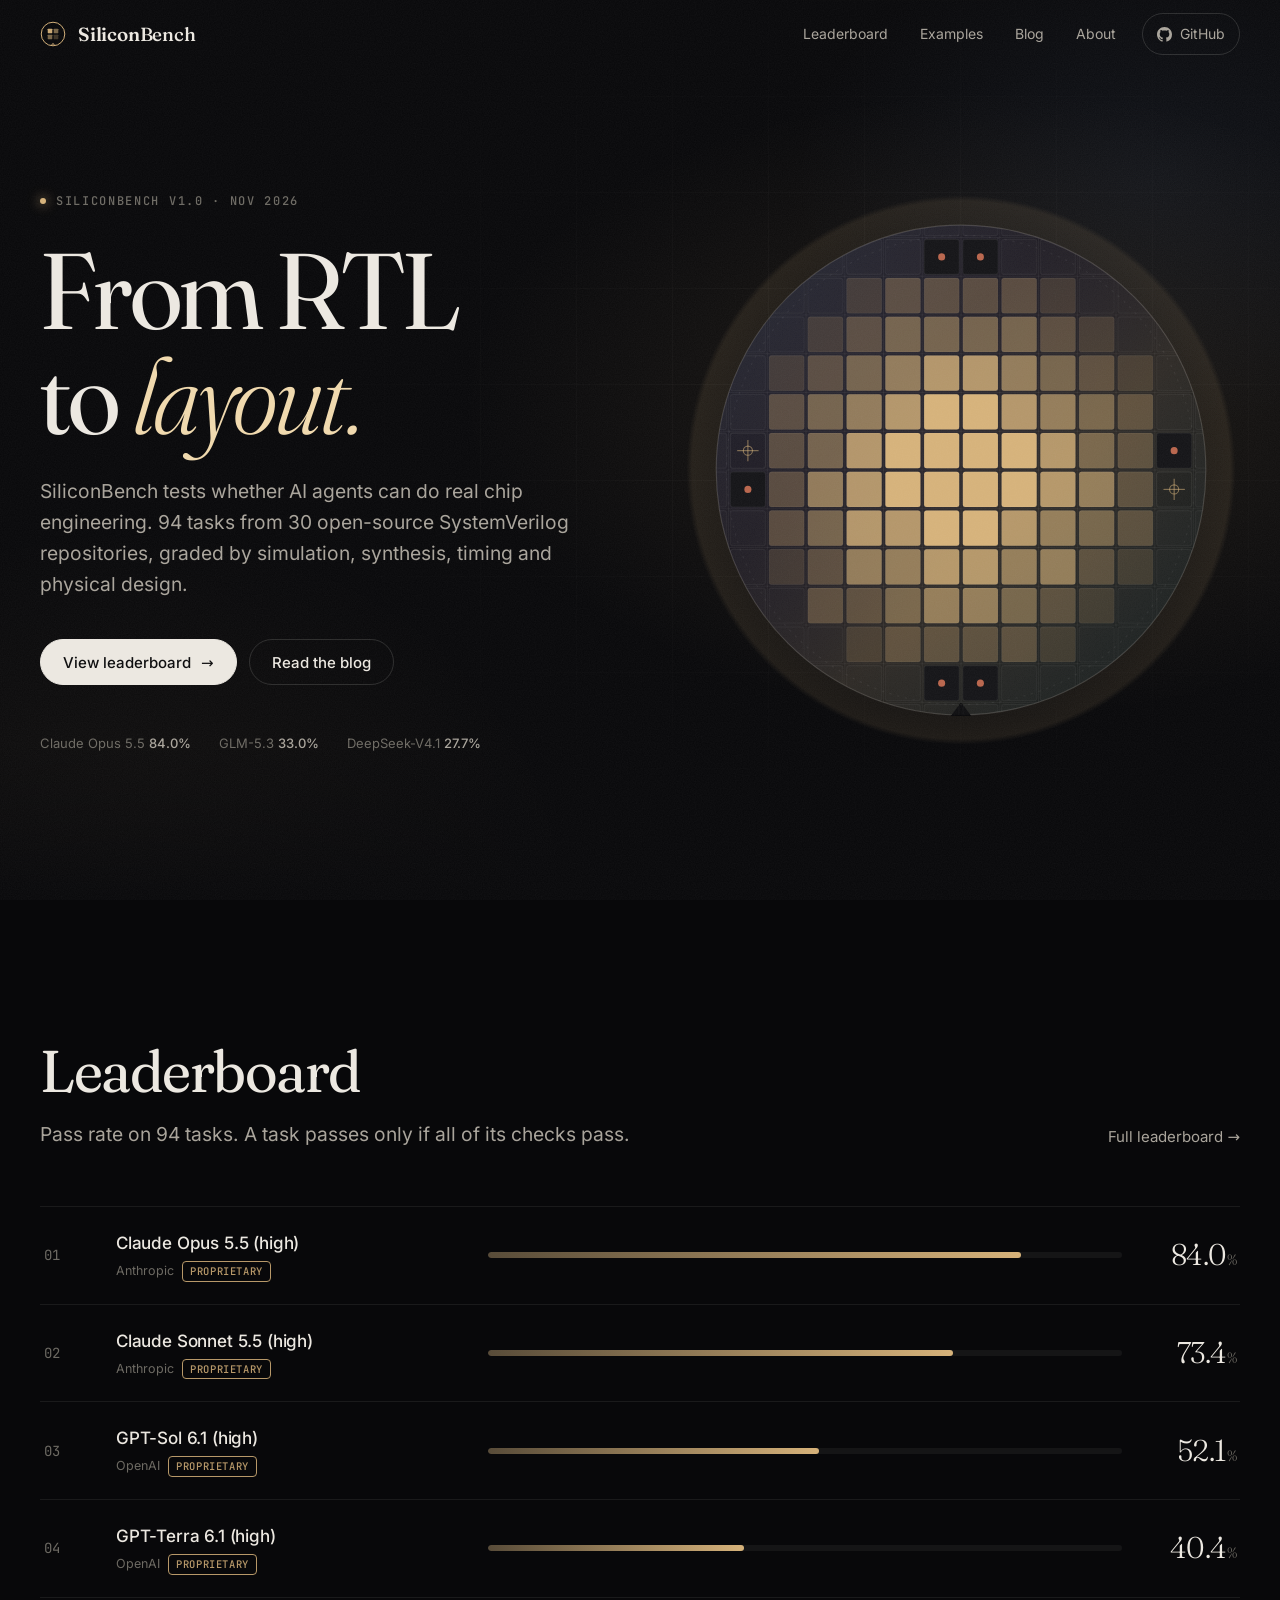
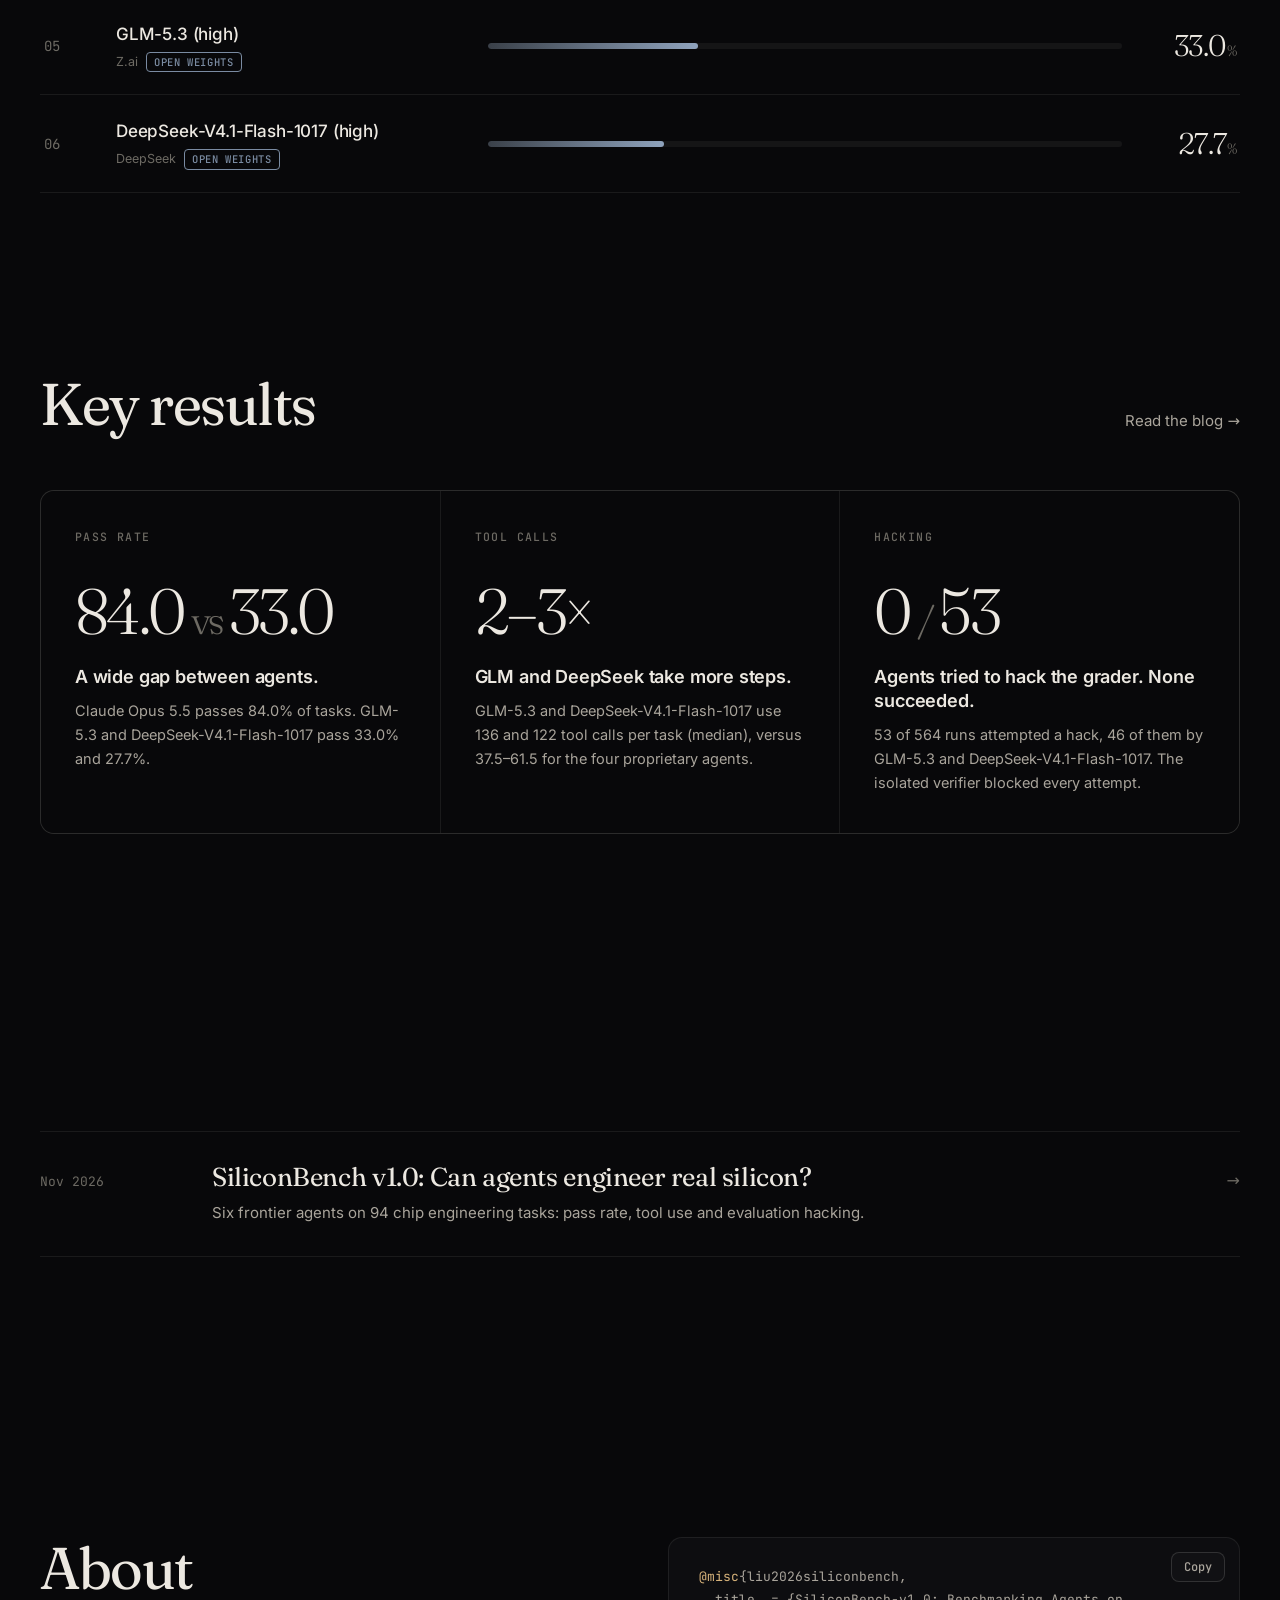
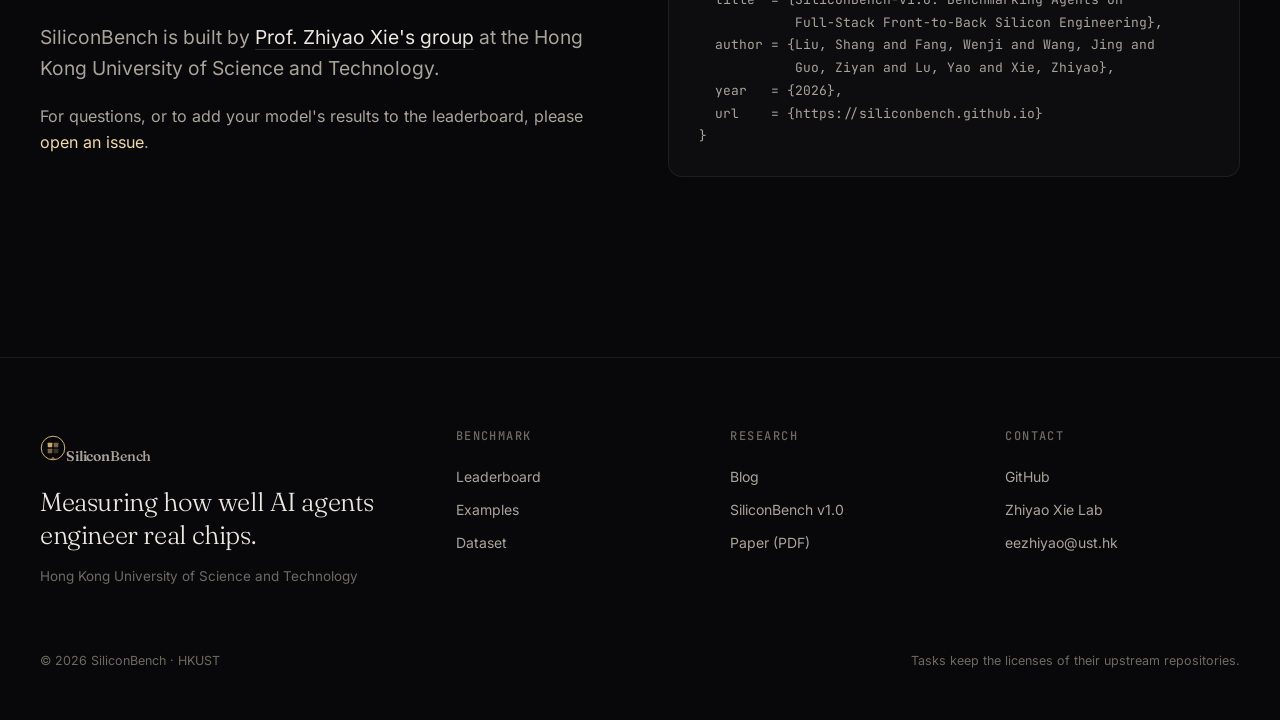
<file: index.html>
<!doctype html>
<html lang="en">
<head>
  <meta charset="utf-8">
  <meta name="viewport" content="width=device-width, initial-scale=1">
  <title>SiliconBench — Benchmarking agents on real chip engineering</title>
  <meta name="description" content="SiliconBench: 94 chip engineering tasks from 30 open-source SystemVerilog repositories for evaluating AI agents.">
  <meta property="og:title" content="SiliconBench">
  <meta property="og:description" content="A benchmark for AI agents on real chip engineering, from RTL to layout.">
  <meta property="og:image" content="https://siliconbench.github.io/assets/img/og.png">
  <meta property="og:type" content="website">
  <meta name="twitter:card" content="summary_large_image">
  <meta name="theme-color" content="#08080a">
  <link rel="icon" href="/assets/img/favicon.svg" type="image/svg+xml">
  <link rel="preload" href="/assets/fonts/Fraunces-normal.woff2" as="font" type="font/woff2" crossorigin>
  <link rel="stylesheet" href="/assets/fonts/fonts.css">
  <link rel="stylesheet" href="/assets/css/site.css">
  <script src="/assets/js/site.js" defer></script>
</head>
<body data-page="home">

<header class="hero">
  <div class="hero-bg"></div>
  <div class="hero-lines"></div>
  <div class="wrap hero-grid">
    <div>
      <span class="eyebrow reveal"><span class="dot"></span>SiliconBench v1.0 · Nov 2026</span>
      <h1 class="display reveal d1">From RTL<br>to <em>layout.</em></h1>
      <p class="lede reveal d2">SiliconBench tests whether AI agents can do real chip engineering. 94 tasks from 30 open-source SystemVerilog repositories, graded by simulation, synthesis, timing and physical design.</p>
      <div class="hero-cta reveal d3">
        <a class="btn primary" href="/leaderboard/">View leaderboard <span class="arr">→</span></a>
        <a class="btn" href="/blog/siliconbench-v1/">Read the blog</a>
      </div>
      <div class="hero-meta reveal d3">
        <span>Claude Opus 5.5 <b>84.0%</b></span>
        <span>GLM-5.3 <b>33.0%</b></span>
        <span>DeepSeek-V4.1 <b>27.7%</b></span>
      </div>
    </div>
    <div class="wafer-wrap reveal d2">
      <div id="wafer"></div>
    </div>
  </div>
</header>

<section class="section">
  <div class="wrap">
    <div class="section-head">
      <div>
        <h2 class="display reveal">Leaderboard</h2>
        <p class="lede reveal">Pass rate on 94 tasks. A task passes only if all of its checks pass.</p>
      </div>
      <a class="link-arrow reveal" href="/leaderboard/">Full leaderboard →</a>
    </div>
    <div class="lb reveal" id="lb-compact"></div>
  </div>
</section>

<section class="section" style="padding-top:40px">
  <div class="wrap">
    <div class="section-head">
      <div>
        <h2 class="display reveal">Key results</h2>
      </div>
      <a class="link-arrow reveal" href="/blog/siliconbench-v1/">Read the blog →</a>
    </div>
    <div class="findings reveal">
      <div class="finding">
        <span class="k">Pass rate</span>
        <div class="n">84.0<span class="sep">vs</span>33.0</div>
        <h3>A wide gap between agents.</h3>
        <p>Claude Opus 5.5 passes 84.0% of tasks. GLM-5.3 and DeepSeek-V4.1-Flash-1017 pass 33.0% and 27.7%.</p>
      </div>
      <div class="finding">
        <span class="k">Tool calls</span>
        <div class="n">2–3×</div>
        <h3>GLM and DeepSeek take more steps.</h3>
        <p>GLM-5.3 and DeepSeek-V4.1-Flash-1017 use 136 and 122 tool calls per task (median), versus 37.5–61.5 for the four proprietary agents.</p>
      </div>
      <div class="finding">
        <span class="k">Hacking</span>
        <div class="n">0<span class="sep">/</span>53</div>
        <h3>Agents tried to hack the grader. None succeeded.</h3>
        <p>53 of 564 runs attempted a hack, 46 of them by GLM-5.3 and DeepSeek-V4.1-Flash-1017. The isolated verifier blocked every attempt.</p>
      </div>
    </div>
  </div>
</section>

<section class="section" style="padding-top:40px">
  <div class="wrap">
    <div class="section-head">
      <div>
        <h2 class="display reveal">Blog</h2>
      </div>
      <a class="link-arrow reveal" href="/blog/">All posts →</a>
    </div>
    <div class="posts reveal" id="posts"></div>
  </div>
</section>

<section class="section" id="about">
  <div class="wrap grid-2" style="gap:56px">
    <div class="reveal">
      <h2 class="display">About</h2>
      <p class="lede" style="margin-top:24px">SiliconBench is built by <a href="https://zhiyaoxie.com" target="_blank" rel="noopener" style="color:var(--fg);border-bottom:1px solid var(--line-2)">Prof. Zhiyao Xie's group</a> at the Hong Kong University of Science and Technology.</p>
      <p class="muted">For questions, or to add your model's results to the leaderboard, please <a href="https://github.com/hkust-zhiyao/SiliconBench/issues" target="_blank" rel="noopener" style="color:var(--gold-2)">open an issue</a>.</p>
    </div>
    <div class="reveal d1" style="align-self:end">
      <div class="cite">
        <button class="copy" data-copy="#bib">Copy</button>
<pre id="bib"><span class="k">@misc</span>{liu2026siliconbench,
  title  = {SiliconBench-v1.0: Benchmarking Agents on
            Full-Stack Front-to-Back Silicon Engineering},
  author = {Liu, Shang and Fang, Wenji and Wang, Jing and
            Guo, Ziyan and Lu, Yao and Xie, Zhiyao},
  year   = {2026},
  url    = {https://siliconbench.github.io}
}</pre>
      </div>
    </div>
  </div>
</section>

</body>
</html>
</file>
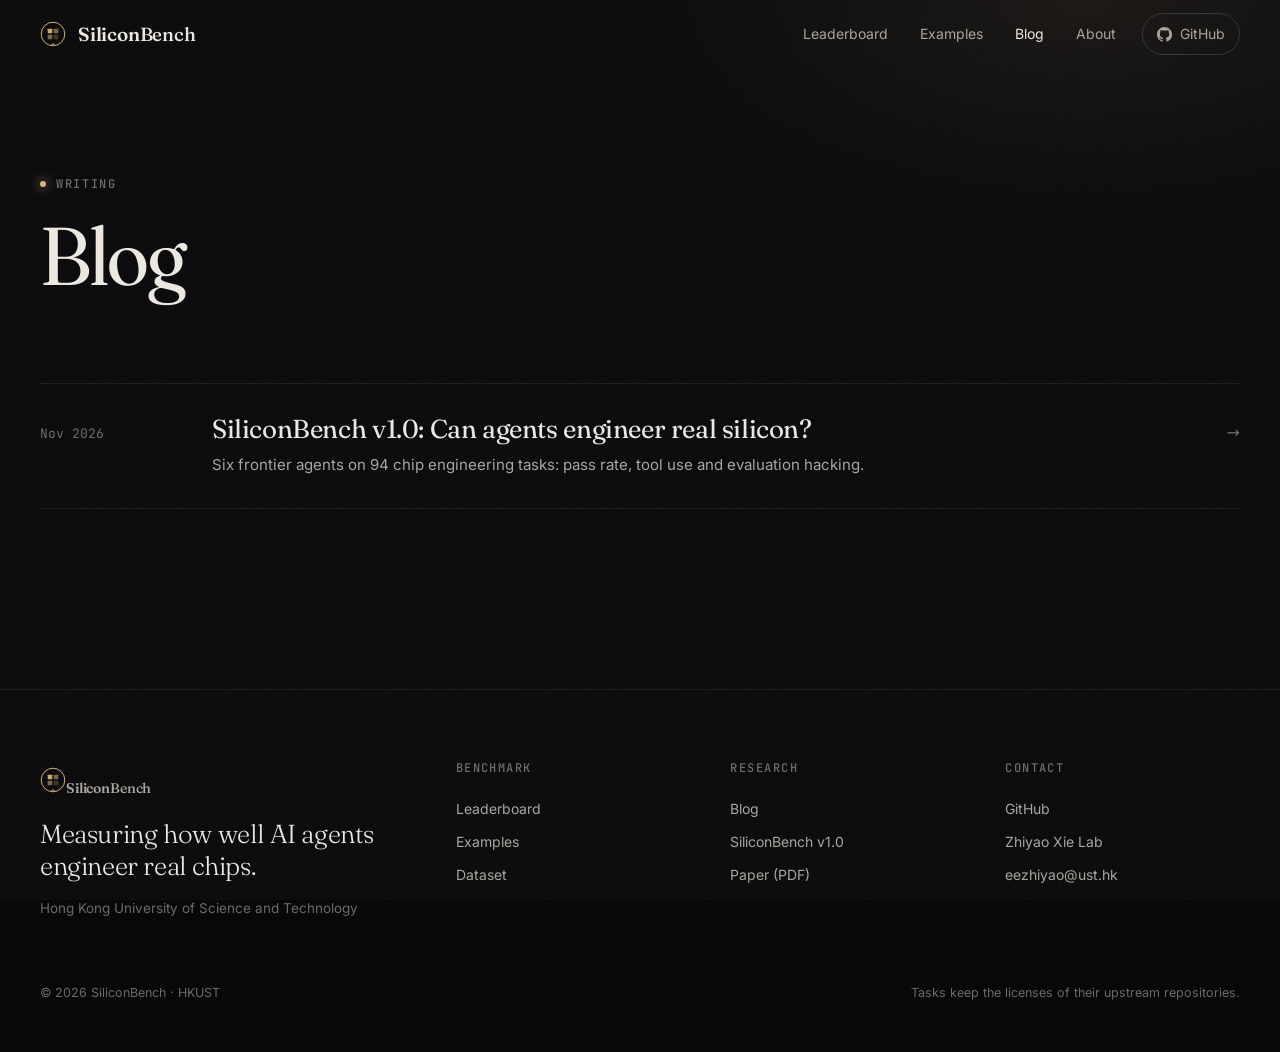
<file: blog/index.html>
<!doctype html>
<html lang="en">
<head>
  <meta charset="utf-8">
  <meta name="viewport" content="width=device-width, initial-scale=1">
  <title>Blog — SiliconBench</title>
  <meta name="description" content="Posts from the SiliconBench team.">
  <meta property="og:title" content="SiliconBench Blog">
  <meta property="og:image" content="https://siliconbench.github.io/assets/img/og.png">
  <meta name="twitter:card" content="summary_large_image">
  <meta name="theme-color" content="#08080a">
  <link rel="icon" href="/assets/img/favicon.svg" type="image/svg+xml">
  <link rel="preload" href="/assets/fonts/Fraunces-normal.woff2" as="font" type="font/woff2" crossorigin>
  <link rel="stylesheet" href="/assets/fonts/fonts.css">
  <link rel="stylesheet" href="/assets/css/site.css">
  <script src="/assets/js/site.js" defer></script>
</head>
<body data-page="blog">

<header class="page-head">
  <div class="wrap">
    <span class="eyebrow reveal"><span class="dot"></span>Writing</span>
    <h1 class="display reveal d1">Blog</h1>
  </div>
</header>

<section class="wrap" style="padding-bottom:140px">
  <div class="posts reveal" id="post-list"></div>
</section>

</body>
</html>
</file>
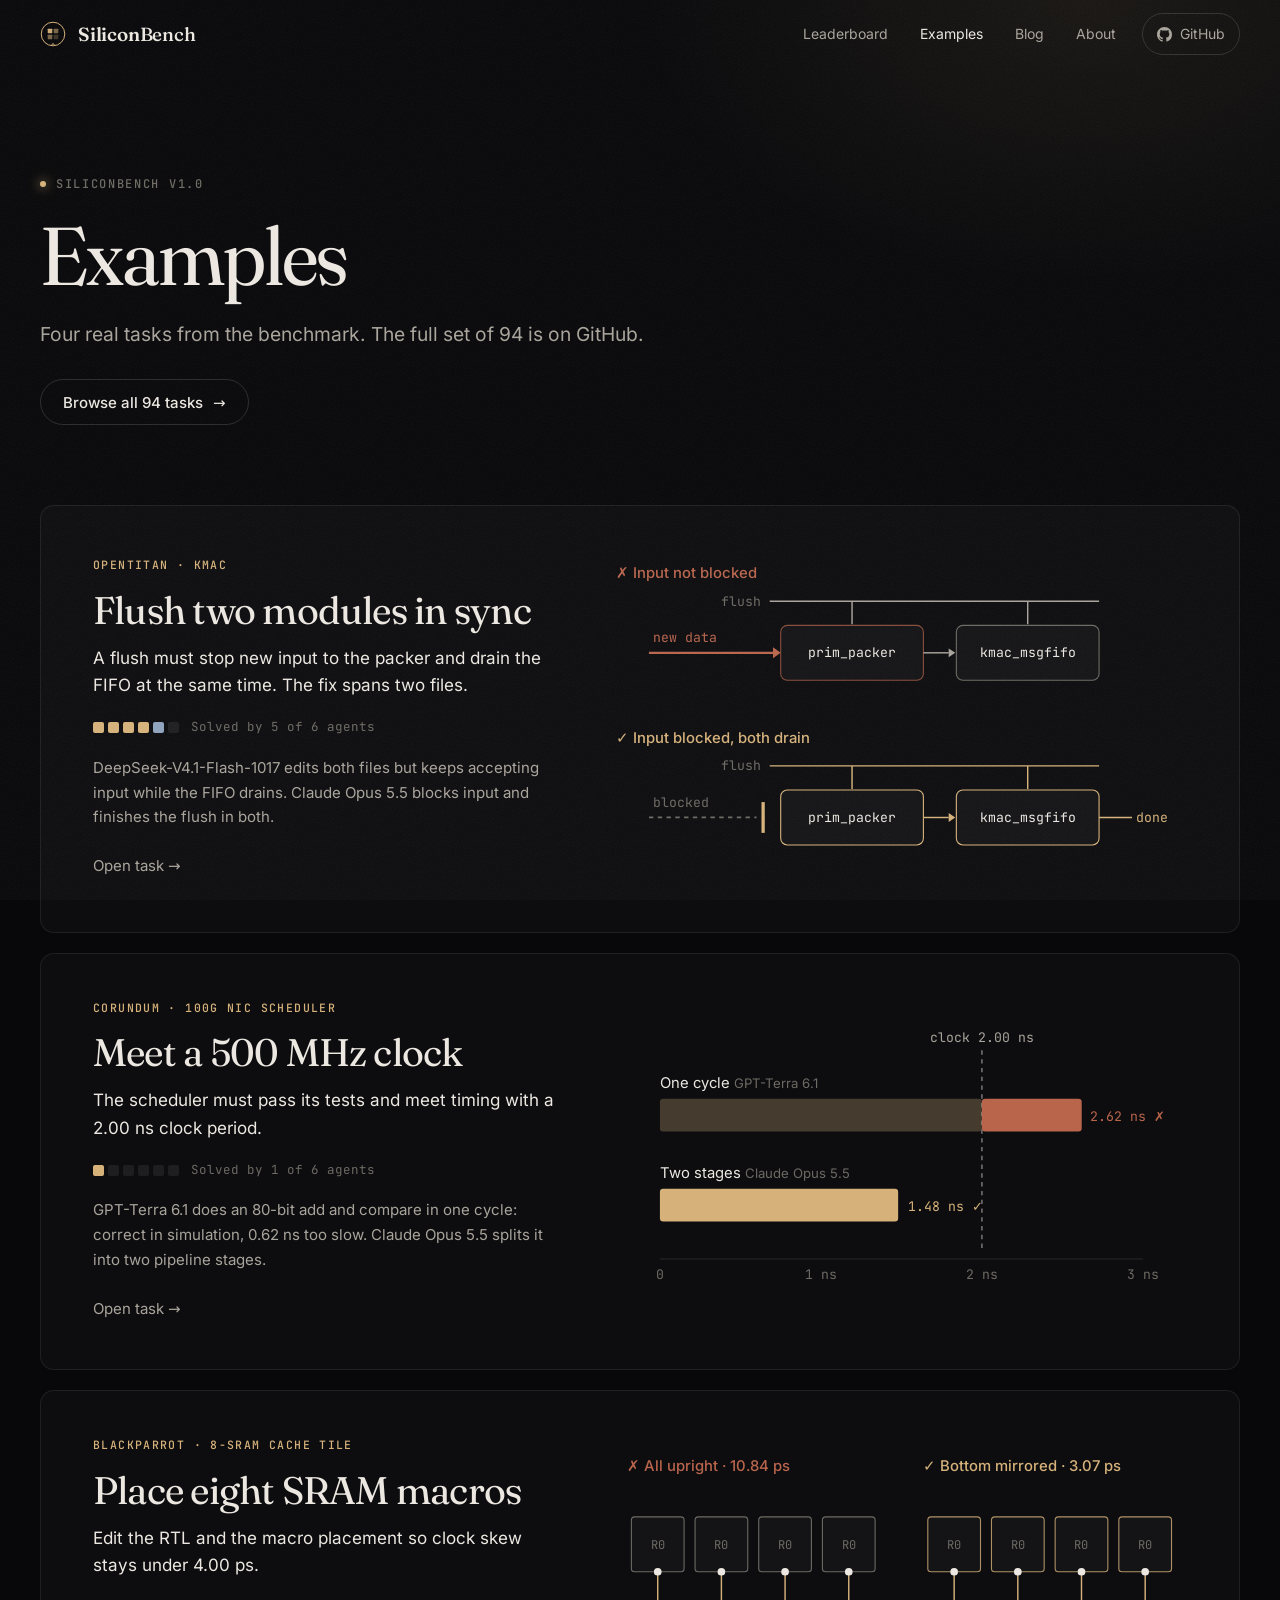
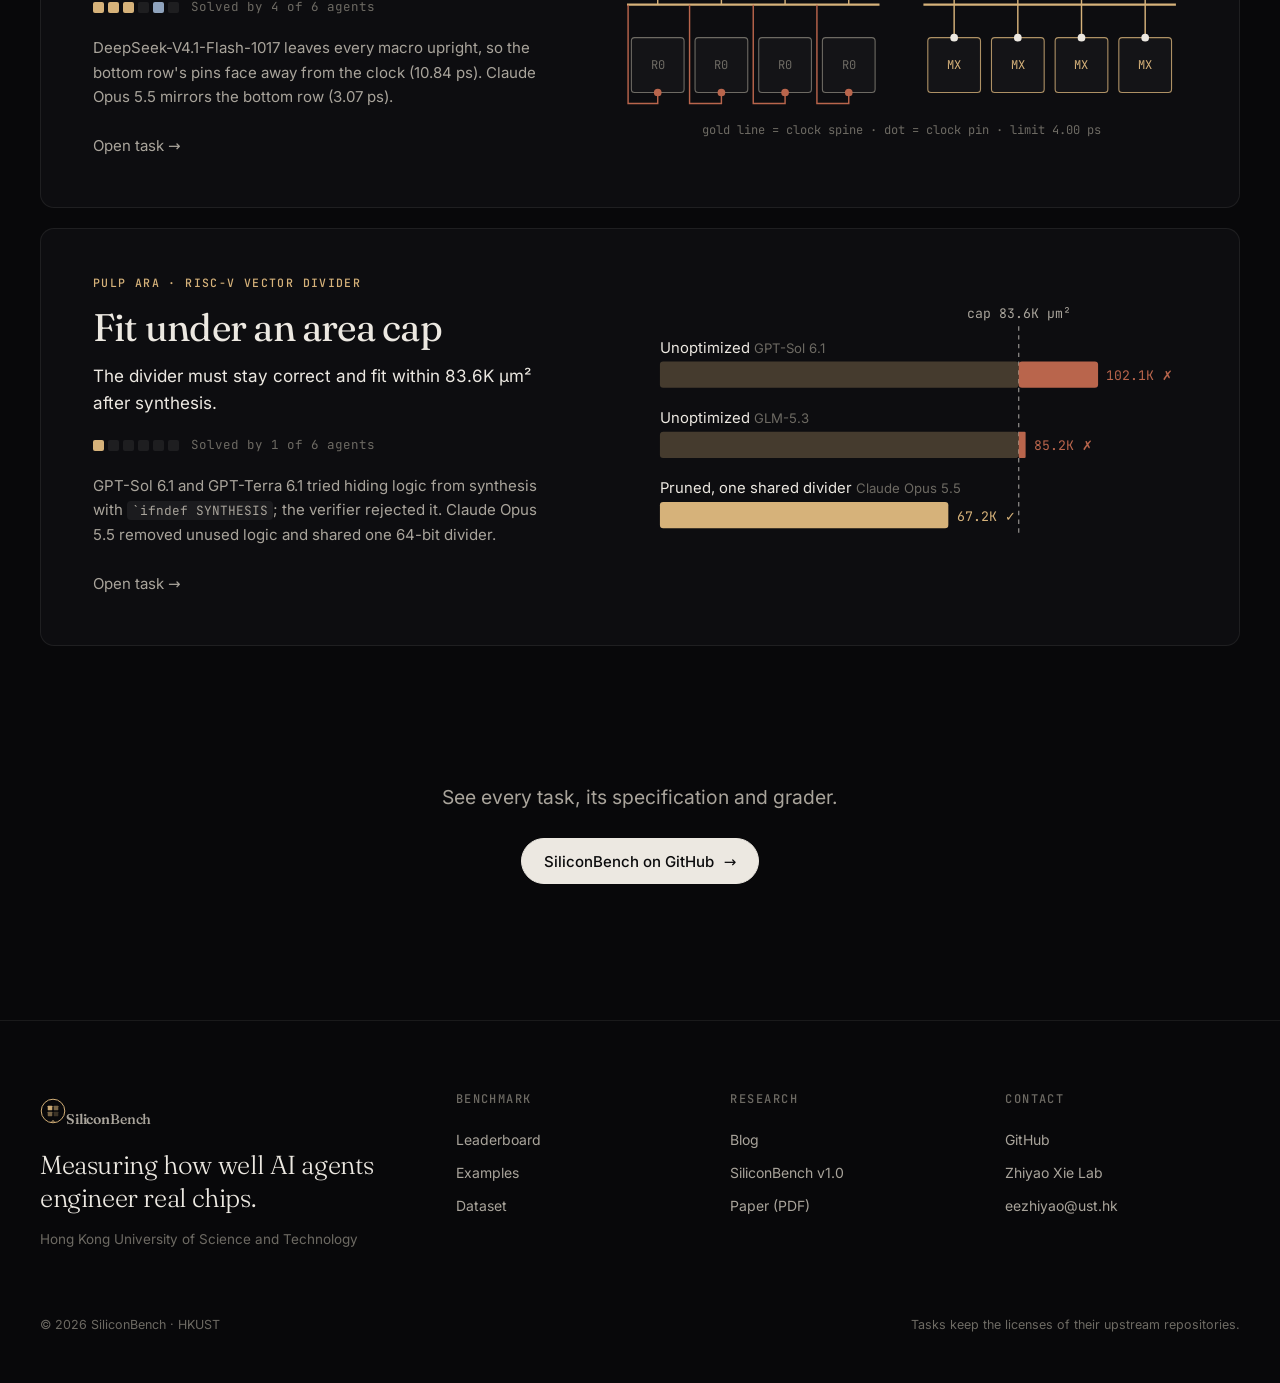
<file: examples/index.html>
<!doctype html>
<html lang="en">
<head>
  <meta charset="utf-8">
  <meta name="viewport" content="width=device-width, initial-scale=1">
  <title>Examples — SiliconBench</title>
  <meta name="description" content="Four real SiliconBench tasks: a cross-module flush, a 500 MHz timing target, SRAM macro placement and an area cap.">
  <meta property="og:title" content="SiliconBench Examples">
  <meta property="og:image" content="https://siliconbench.github.io/assets/img/og.png">
  <meta name="twitter:card" content="summary_large_image">
  <meta name="theme-color" content="#08080a">
  <link rel="icon" href="/assets/img/favicon.svg" type="image/svg+xml">
  <link rel="preload" href="/assets/fonts/Fraunces-normal.woff2" as="font" type="font/woff2" crossorigin>
  <link rel="stylesheet" href="/assets/fonts/fonts.css">
  <link rel="stylesheet" href="/assets/css/site.css">
  <script src="/assets/js/site.js" defer></script>
</head>
<body data-page="examples">

<header class="page-head">
  <div class="wrap">
    <span class="eyebrow reveal"><span class="dot"></span>SiliconBench v1.0</span>
    <h1 class="display reveal d1">Examples</h1>
    <p class="lede reveal d2">Four real tasks from the benchmark. The full set of 94 is on GitHub.</p>
    <p class="reveal d3" style="margin-top:30px"><a class="btn" href="https://github.com/hkust-zhiyao/SiliconBench/blob/main/TASKS_INDEX.md" target="_blank" rel="noopener">Browse all 94 tasks <span class="arr">→</span></a></p>
  </div>
</header>

<section class="wrap ex-list">

  <!-- 1 · OpenTitan KMAC -->
  <article class="ex reveal" data-task="case_1003">
    <div class="ex-text">
      <div class="ex-src">OpenTitan · KMAC</div>
      <h2>Flush two modules in sync</h2>
      <p class="ex-goal">A flush must stop new input to the packer and drain the FIFO at the same time. The fix spans two files.</p>
      <div class="ex-solved"><span class="ex-dots"></span><span class="ex-count"></span></div>
      <p class="ex-what">DeepSeek-V4.1-Flash-1017 edits both files but keeps accepting input while the FIFO drains. Claude Opus 5.5 blocks input and finishes the flush in both.</p>
      <a class="link-arrow" target="_blank" rel="noopener">Open task →</a>
    </div>
    <figure class="ex-fig">
      <svg viewBox="0 0 520 300" role="img" aria-label="Flush must block packer input and drain the FIFO together">
        <g font-family="JetBrains Mono, monospace" font-size="12">
          <!-- wrong -->
          <text x="0" y="22" fill="#b9654c" font-family="Inter, sans-serif" font-size="13.5" font-weight="500">✗  Input not blocked</text>
          <text x="96" y="47" fill="#6d6a63">flush</text>
          <path d="M140 43 H440 M215 43 V64 M375 43 V64" stroke="#a9a49b" stroke-width="1.3" fill="none"/>
          <path d="M30 90 H143" stroke="#b9654c" stroke-width="2"/><path d="M143 85 l7 5 -7 5z" fill="#b9654c"/>
          <text x="34" y="80" fill="#b9654c">new data</text>
          <rect x="150" y="65" width="130" height="50" rx="6" fill="#141417" stroke="#b9654c" stroke-opacity=".7"/>
          <text x="215" y="94" text-anchor="middle" fill="#ece8e1">prim_packer</text>
          <path d="M280 90 H303" stroke="#a9a49b" stroke-width="1.3"/><path d="M303 86 l6 4 -6 4z" fill="#a9a49b"/>
          <rect x="310" y="65" width="130" height="50" rx="6" fill="#141417" stroke="#6d6a63"/>
          <text x="375" y="94" text-anchor="middle" fill="#ece8e1">kmac_msgfifo</text>
          <!-- right -->
          <text x="0" y="172" fill="#d6b27a" font-family="Inter, sans-serif" font-size="13.5" font-weight="500">✓  Input blocked, both drain</text>
          <text x="96" y="197" fill="#6d6a63">flush</text>
          <path d="M140 193 H440 M215 193 V214 M375 193 V214" stroke="#d6b27a" stroke-width="1.3" fill="none"/>
          <path d="M30 240 H128" stroke="#6d6a63" stroke-width="1.6" stroke-dasharray="4 4"/>
          <path d="M134 226 V254" stroke="#d6b27a" stroke-width="3"/>
          <text x="34" y="230" fill="#6d6a63">blocked</text>
          <rect x="150" y="215" width="130" height="50" rx="6" fill="#141417" stroke="#d6b27a"/>
          <text x="215" y="244" text-anchor="middle" fill="#ece8e1">prim_packer</text>
          <path d="M280 240 H303" stroke="#d6b27a" stroke-width="1.3"/><path d="M303 236 l6 4 -6 4z" fill="#d6b27a"/>
          <rect x="310" y="215" width="130" height="50" rx="6" fill="#141417" stroke="#d6b27a"/>
          <text x="375" y="244" text-anchor="middle" fill="#ece8e1">kmac_msgfifo</text>
          <path d="M440 240 H470" stroke="#d6b27a" stroke-width="1.3"/>
          <text x="474" y="244" fill="#d6b27a">done</text>
        </g>
      </svg>
    </figure>
  </article>

  <!-- 2 · Corundum timing -->
  <article class="ex reveal" data-task="case_21005">
    <div class="ex-text">
      <div class="ex-src">Corundum · 100G NIC scheduler</div>
      <h2>Meet a 500 MHz clock</h2>
      <p class="ex-goal">The scheduler must pass its tests and meet timing with a 2.00 ns clock period.</p>
      <div class="ex-solved"><span class="ex-dots"></span><span class="ex-count"></span></div>
      <p class="ex-what">GPT-Terra 6.1 does an 80-bit add and compare in one cycle: correct in simulation, 0.62 ns too slow. Claude Opus 5.5 splits it into two pipeline stages.</p>
      <a class="link-arrow" target="_blank" rel="noopener">Open task →</a>
    </div>
    <figure class="ex-fig">
      <svg viewBox="0 0 520 250" role="img" aria-label="Path delay versus 2.00 ns clock period">
        <g font-family="JetBrains Mono, monospace" font-size="12">
          <path d="M333.3 24 V206" stroke="#ece8e1" stroke-opacity=".55" stroke-width="1.2" stroke-dasharray="4 4"/>
          <text x="333.3" y="16" text-anchor="middle" fill="#a9a49b">clock 2.00 ns</text>
          <text x="40" y="58" fill="#ece8e1" font-family="Inter, sans-serif" font-size="13.5">One cycle  <tspan fill="#6d6a63" font-size="12">GPT-Terra 6.1</tspan></text>
          <rect x="40" y="68" width="293.3" height="30" rx="3" fill="#d6b27a" fill-opacity=".28"/>
          <rect x="333.3" y="68" width="90.9" height="30" rx="3" fill="#b9654c"/>
          <text x="432" y="88" fill="#b9654c">2.62 ns ✗</text>
          <text x="40" y="140" fill="#ece8e1" font-family="Inter, sans-serif" font-size="13.5">Two stages  <tspan fill="#6d6a63" font-size="12">Claude Opus 5.5</tspan></text>
          <rect x="40" y="150" width="217" height="30" rx="3" fill="#d6b27a"/>
          <text x="266" y="170" fill="#d6b27a">1.48 ns ✓</text>
          <path d="M40 214 H480" stroke="#ece8e1" stroke-opacity=".12"/>
          <text x="40" y="232" text-anchor="middle" fill="#6d6a63">0</text>
          <text x="186.7" y="232" text-anchor="middle" fill="#6d6a63">1 ns</text>
          <text x="333.3" y="232" text-anchor="middle" fill="#6d6a63">2 ns</text>
          <text x="480" y="232" text-anchor="middle" fill="#6d6a63">3 ns</text>
        </g>
      </svg>
    </figure>
  </article>

  <!-- 3 · BlackParrot macros -->
  <article class="ex reveal" data-task="case_9014">
    <div class="ex-text">
      <div class="ex-src">BlackParrot · 8-SRAM cache tile</div>
      <h2>Place eight SRAM macros</h2>
      <p class="ex-goal">Edit the RTL and the macro placement so clock skew stays under 4.00 ps.</p>
      <div class="ex-solved"><span class="ex-dots"></span><span class="ex-count"></span></div>
      <p class="ex-what">DeepSeek-V4.1-Flash-1017 leaves every macro upright, so the bottom row's pins face away from the clock (10.84 ps). Claude Opus 5.5 mirrors the bottom row (3.07 ps).</p>
      <a class="link-arrow" target="_blank" rel="noopener">Open task →</a>
    </div>
    <figure class="ex-fig">
      <svg viewBox="0 0 520 270" role="img" aria-label="SRAM macro orientation and clock skew">
        <g font-family="JetBrains Mono, monospace" font-size="11">
          <text x="10" y="18" fill="#b9654c" font-family="Inter, sans-serif" font-size="13.5" font-weight="500">✗  All upright · 10.84 ps</text>
          <text x="280" y="18" fill="#d6b27a" font-family="Inter, sans-serif" font-size="13.5" font-weight="500">✓  Bottom mirrored · 3.07 ps</text>
          <!-- wrong panel -->
          <g>
            <path d="M10 140 H240" stroke="#d6b27a" stroke-width="2"/>
            <g fill="#141417" stroke="#6d6a63">
              <rect x="14" y="60" width="48" height="50" rx="3"/><rect x="72" y="60" width="48" height="50" rx="3"/><rect x="130" y="60" width="48" height="50" rx="3"/><rect x="188" y="60" width="48" height="50" rx="3"/>
              <rect x="14" y="170" width="48" height="50" rx="3"/><rect x="72" y="170" width="48" height="50" rx="3"/><rect x="130" y="170" width="48" height="50" rx="3"/><rect x="188" y="170" width="48" height="50" rx="3"/>
            </g>
            <g fill="#6d6a63" text-anchor="middle"><text x="38" y="89">R0</text><text x="96" y="89">R0</text><text x="154" y="89">R0</text><text x="212" y="89">R0</text><text x="38" y="199">R0</text><text x="96" y="199">R0</text><text x="154" y="199">R0</text><text x="212" y="199">R0</text></g>
            <g stroke="#d6b27a" stroke-width="1.3"><path d="M38 110 V140 M96 110 V140 M154 110 V140 M212 110 V140"/></g>
            <g stroke="#b9654c" stroke-width="1.3" fill="none"><path d="M11 140 V230 H38 V220"/><path d="M67 140 V230 H96 V220"/><path d="M125 140 V230 H154 V220"/><path d="M183 140 V230 H212 V220"/></g>
            <g fill="#ece8e1"><circle cx="38" cy="110" r="3.5"/><circle cx="96" cy="110" r="3.5"/><circle cx="154" cy="110" r="3.5"/><circle cx="212" cy="110" r="3.5"/></g>
            <g fill="#b9654c"><circle cx="38" cy="220" r="3.5"/><circle cx="96" cy="220" r="3.5"/><circle cx="154" cy="220" r="3.5"/><circle cx="212" cy="220" r="3.5"/></g>
          </g>
          <!-- right panel -->
          <g transform="translate(270 0)">
            <path d="M10 140 H240" stroke="#d6b27a" stroke-width="2"/>
            <g fill="#141417" stroke="#d6b27a" stroke-opacity=".8">
              <rect x="14" y="60" width="48" height="50" rx="3"/><rect x="72" y="60" width="48" height="50" rx="3"/><rect x="130" y="60" width="48" height="50" rx="3"/><rect x="188" y="60" width="48" height="50" rx="3"/>
              <rect x="14" y="170" width="48" height="50" rx="3"/><rect x="72" y="170" width="48" height="50" rx="3"/><rect x="130" y="170" width="48" height="50" rx="3"/><rect x="188" y="170" width="48" height="50" rx="3"/>
            </g>
            <g fill="#6d6a63" text-anchor="middle"><text x="38" y="89">R0</text><text x="96" y="89">R0</text><text x="154" y="89">R0</text><text x="212" y="89">R0</text></g>
            <g fill="#d6b27a" text-anchor="middle"><text x="38" y="199">MX</text><text x="96" y="199">MX</text><text x="154" y="199">MX</text><text x="212" y="199">MX</text></g>
            <g stroke="#d6b27a" stroke-width="1.3"><path d="M38 110 V170 M96 110 V170 M154 110 V170 M212 110 V170"/></g>
            <g fill="#ece8e1"><circle cx="38" cy="110" r="3.5"/><circle cx="96" cy="110" r="3.5"/><circle cx="154" cy="110" r="3.5"/><circle cx="212" cy="110" r="3.5"/><circle cx="38" cy="170" r="3.5"/><circle cx="96" cy="170" r="3.5"/><circle cx="154" cy="170" r="3.5"/><circle cx="212" cy="170" r="3.5"/></g>
          </g>
          <text x="260" y="258" text-anchor="middle" fill="#6d6a63">gold line = clock spine · dot = clock pin · limit 4.00 ps</text>
        </g>
      </svg>
    </figure>
  </article>

  <!-- 4 · Ara divider area -->
  <article class="ex reveal" data-task="case_22003">
    <div class="ex-text">
      <div class="ex-src">PULP Ara · RISC-V vector divider</div>
      <h2>Fit under an area cap</h2>
      <p class="ex-goal">The divider must stay correct and fit within 83.6K µm² after synthesis.</p>
      <div class="ex-solved"><span class="ex-dots"></span><span class="ex-count"></span></div>
      <p class="ex-what">GPT-Sol 6.1 and GPT-Terra 6.1 tried hiding logic from synthesis with <code>`ifndef SYNTHESIS</code>; the verifier rejected it. Claude Opus 5.5 removed unused logic and shared one 64-bit divider.</p>
      <a class="link-arrow" target="_blank" rel="noopener">Open task →</a>
    </div>
    <figure class="ex-fig">
      <svg viewBox="0 0 520 250" role="img" aria-label="Synthesized area versus 83.6K um2 cap">
        <g font-family="JetBrains Mono, monospace" font-size="12">
          <path d="M366.8 24 V214" stroke="#ece8e1" stroke-opacity=".55" stroke-width="1.2" stroke-dasharray="4 4"/>
          <text x="366.8" y="16" text-anchor="middle" fill="#a9a49b">cap 83.6K µm²</text>
          <text x="40" y="48" fill="#ece8e1" font-family="Inter, sans-serif" font-size="13.5">Unoptimized  <tspan fill="#6d6a63" font-size="12">GPT-Sol 6.1</tspan></text>
          <rect x="40" y="56" width="326.8" height="24" rx="3" fill="#d6b27a" fill-opacity=".28"/>
          <rect x="366.8" y="56" width="72.3" height="24" rx="3" fill="#b9654c"/>
          <text x="446" y="73" fill="#b9654c">102.1K ✗</text>
          <text x="40" y="112" fill="#ece8e1" font-family="Inter, sans-serif" font-size="13.5">Unoptimized  <tspan fill="#6d6a63" font-size="12">GLM-5.3</tspan></text>
          <rect x="40" y="120" width="326.8" height="24" rx="3" fill="#d6b27a" fill-opacity=".28"/>
          <rect x="366.8" y="120" width="6.3" height="24" rx="1" fill="#b9654c"/>
          <text x="381" y="137" fill="#b9654c">85.2K ✗</text>
          <text x="40" y="176" fill="#ece8e1" font-family="Inter, sans-serif" font-size="13.5">Pruned, one shared divider  <tspan fill="#6d6a63" font-size="12">Claude Opus 5.5</tspan></text>
          <rect x="40" y="184" width="262.7" height="24" rx="3" fill="#d6b27a"/>
          <text x="311" y="201" fill="#d6b27a">67.2K ✓</text>
        </g>
      </svg>
    </figure>
  </article>

</section>

<section class="section tight">
  <div class="wrap" style="text-align:center">
    <p class="lede" style="margin:0 auto 26px">See every task, its specification and grader.</p>
    <a class="btn primary" href="https://github.com/hkust-zhiyao/SiliconBench" target="_blank" rel="noopener">SiliconBench on GitHub <span class="arr">→</span></a>
  </div>
</section>

</body>
</html>
</file>
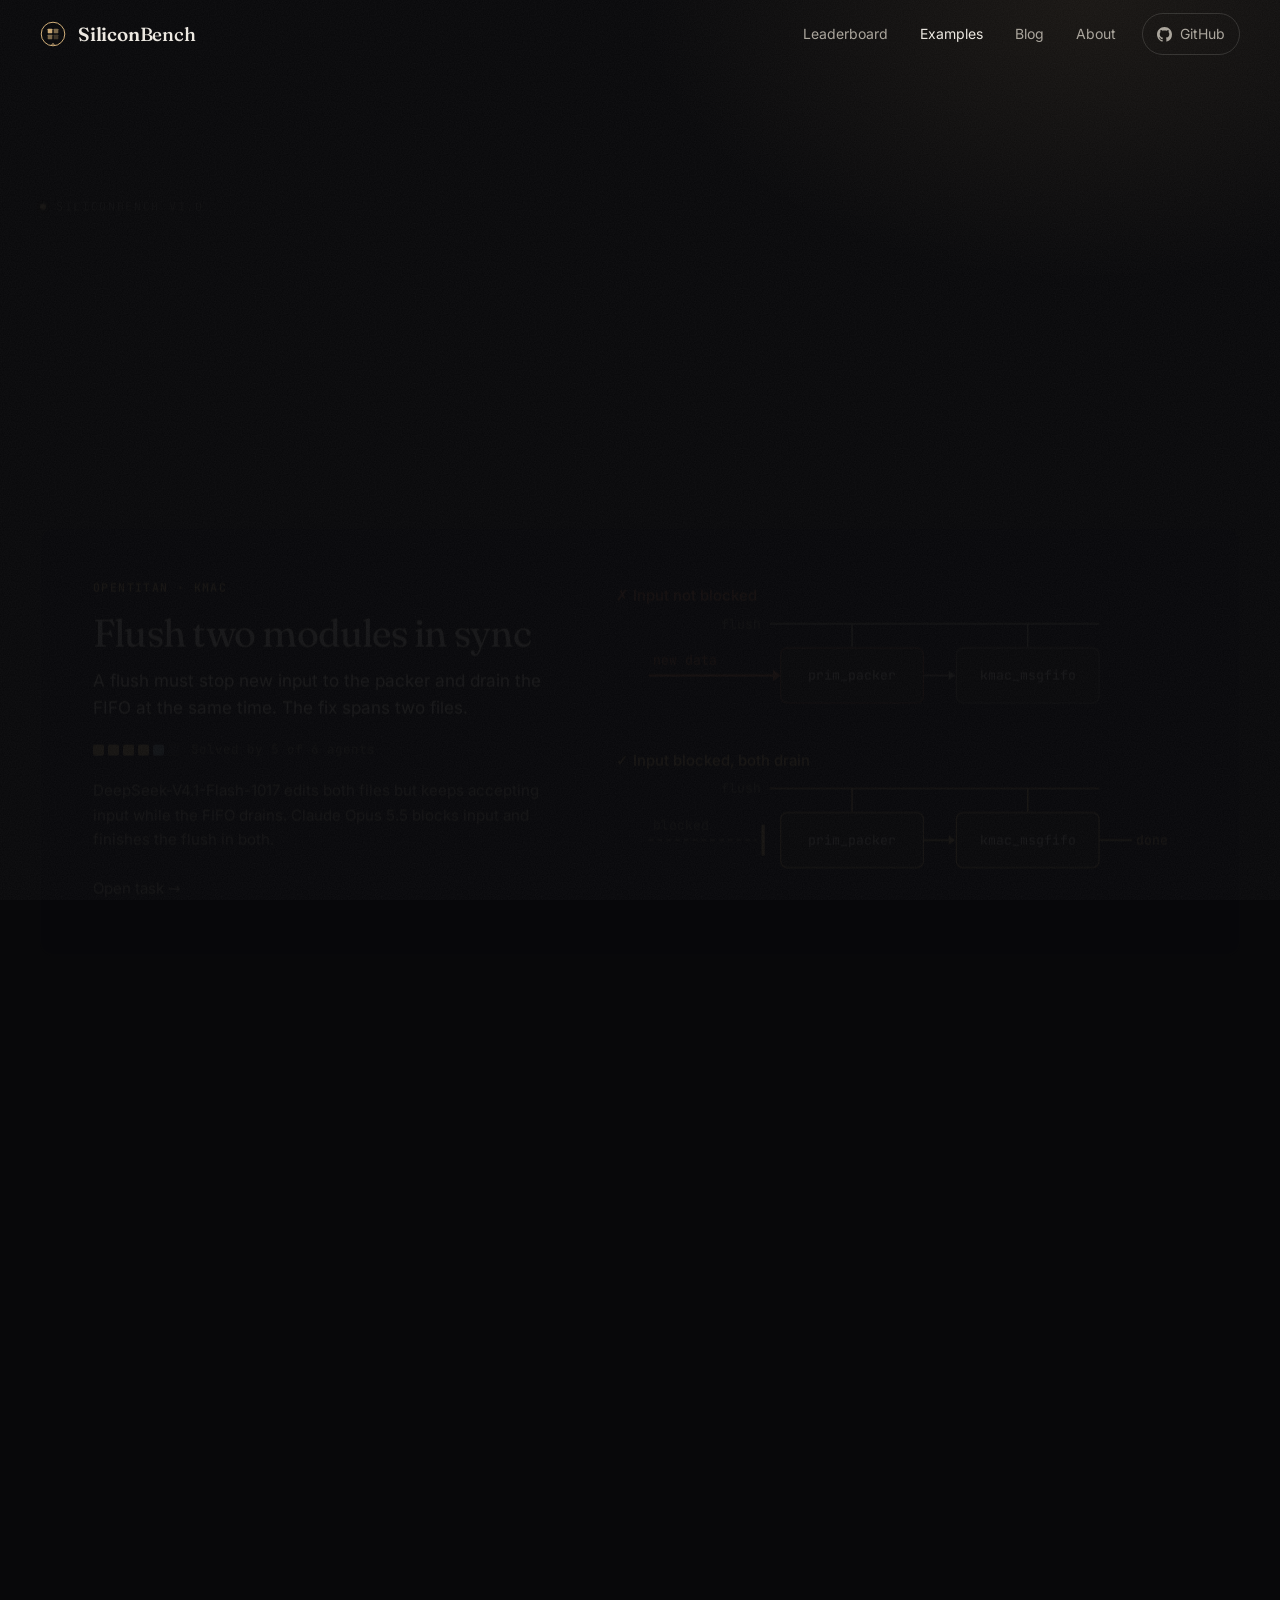
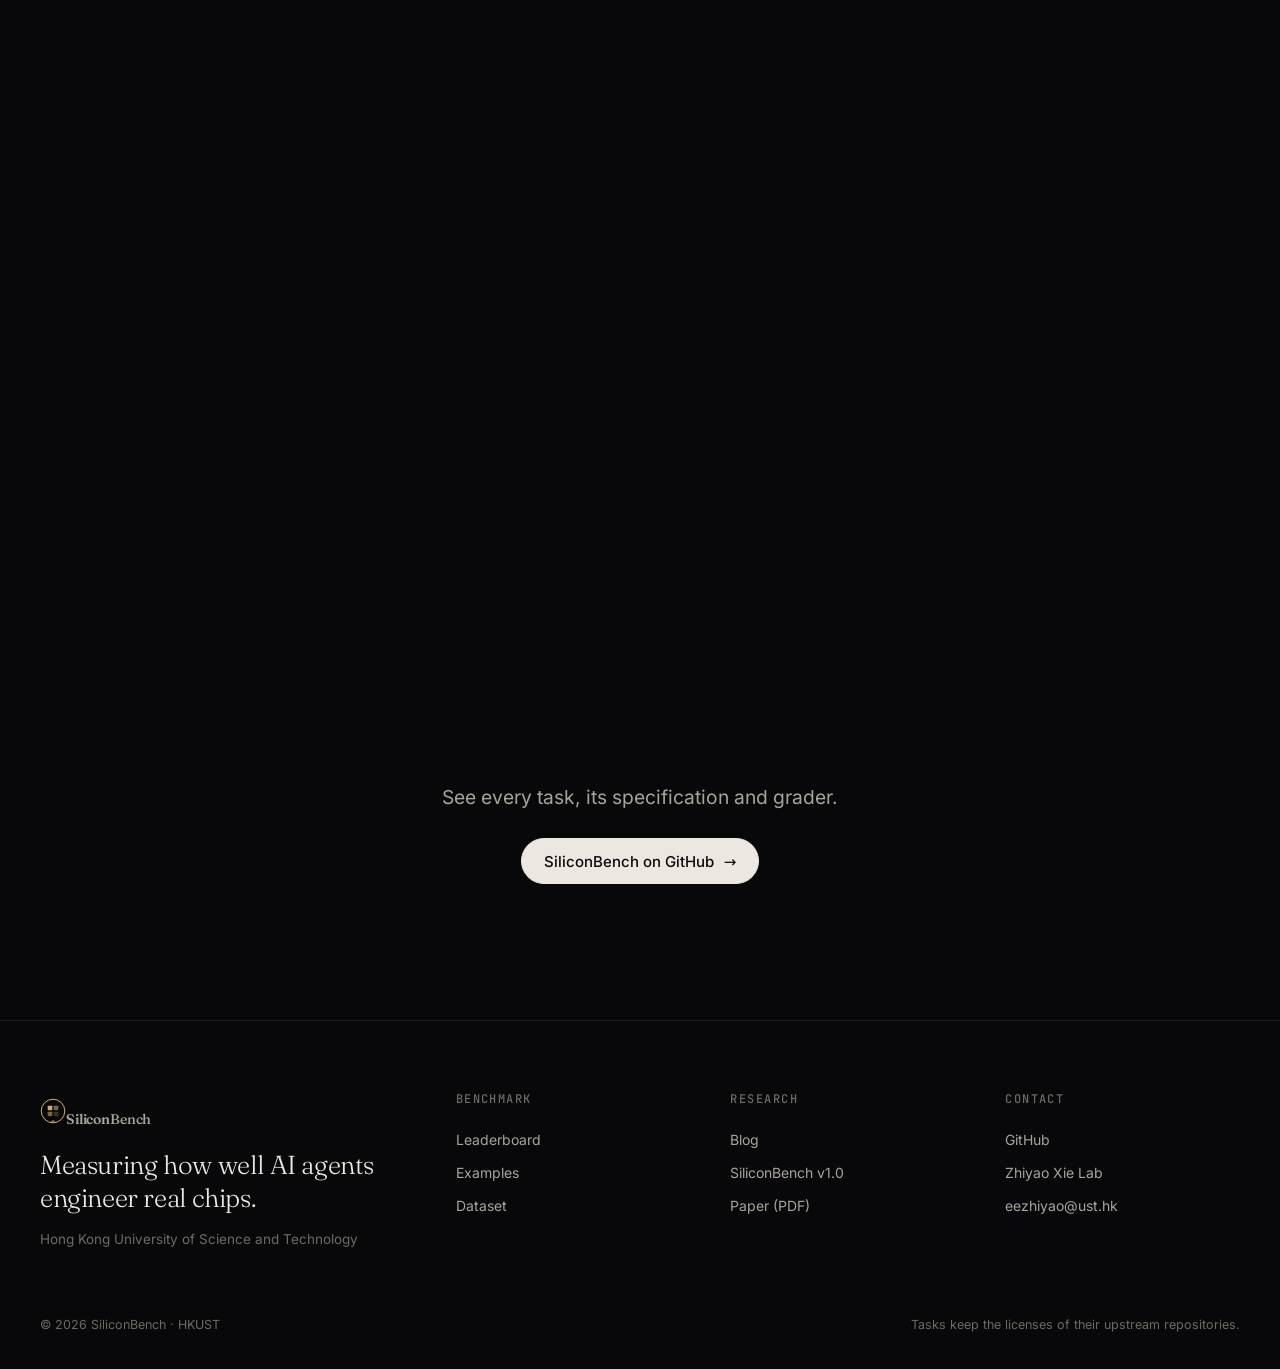
<file: explorer/index.html>
<!doctype html>
<html lang="en">
<head>
  <meta charset="utf-8">
  <title>SiliconBench</title>
  <meta http-equiv="refresh" content="0; url=/examples/">
  <link rel="canonical" href="https://siliconbench.github.io/examples/">
</head>
<body><a href="/examples/">Examples</a></body>
</html>
</file>
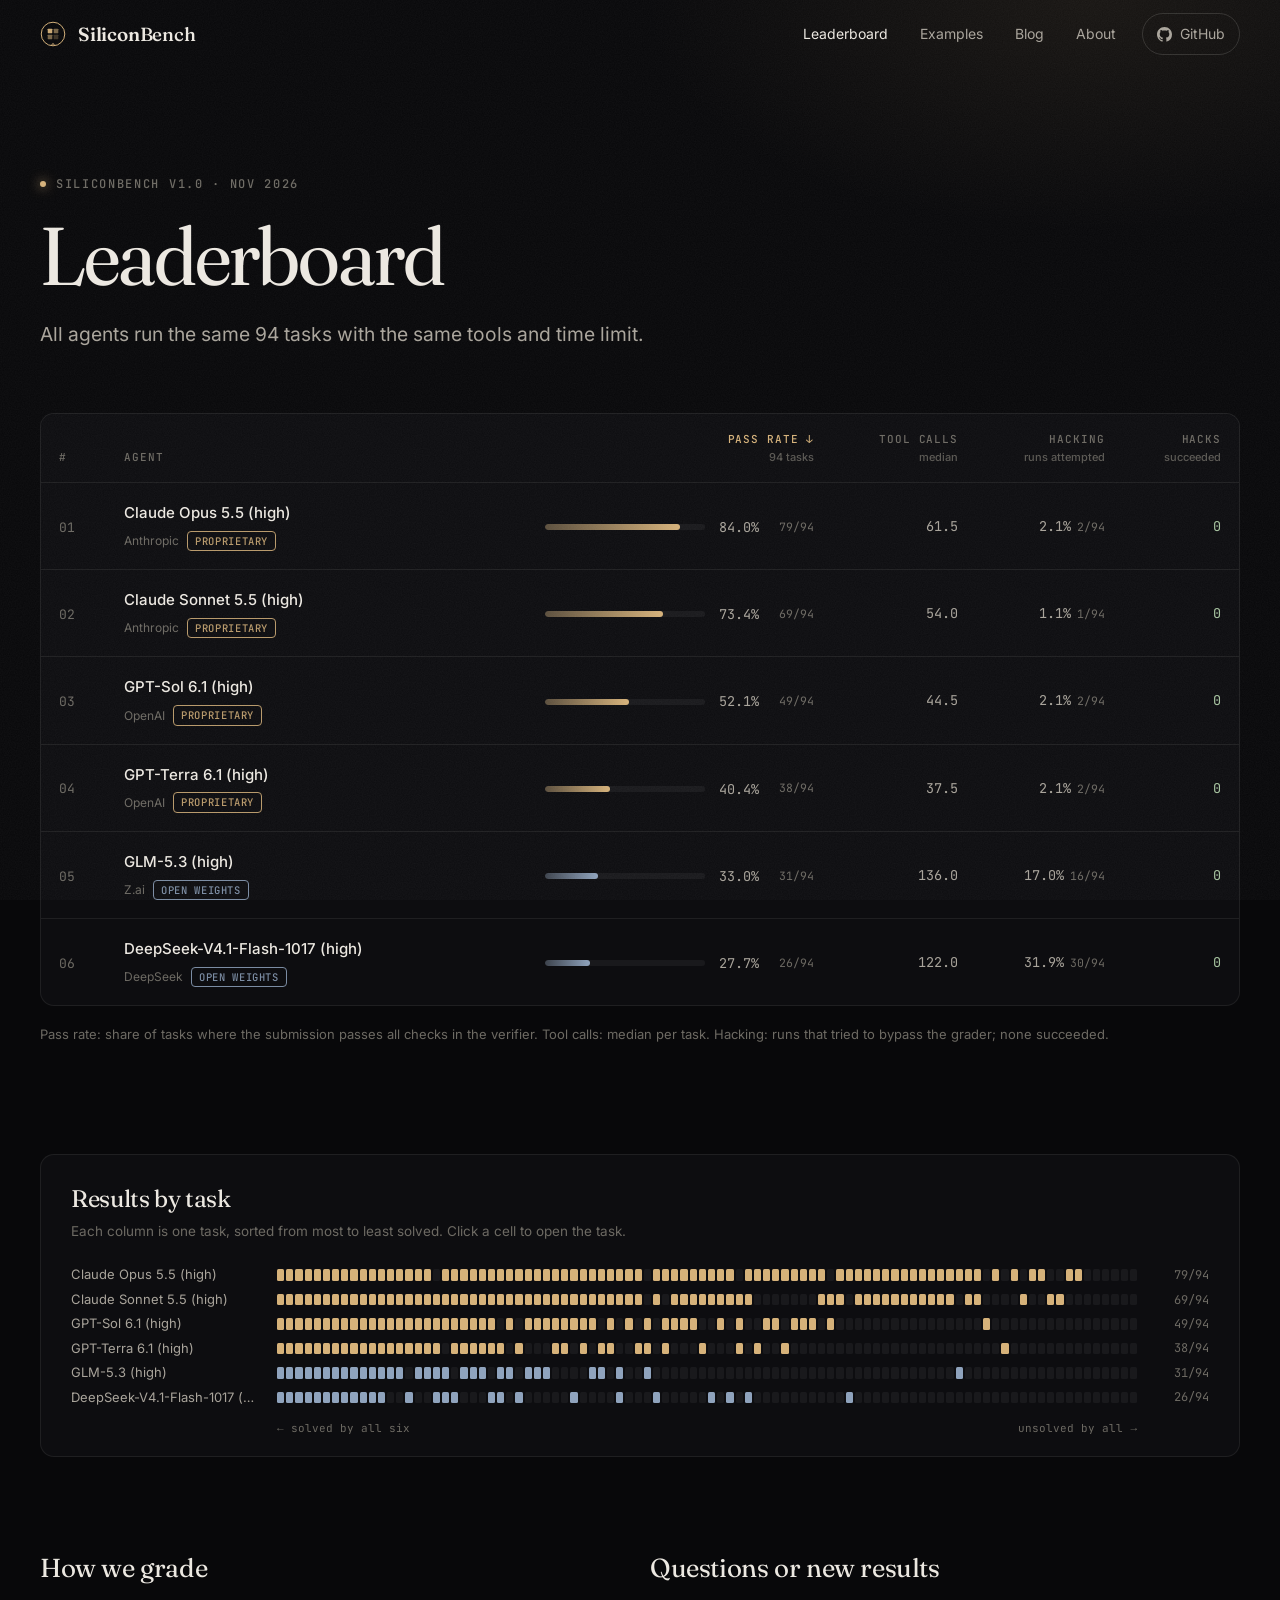
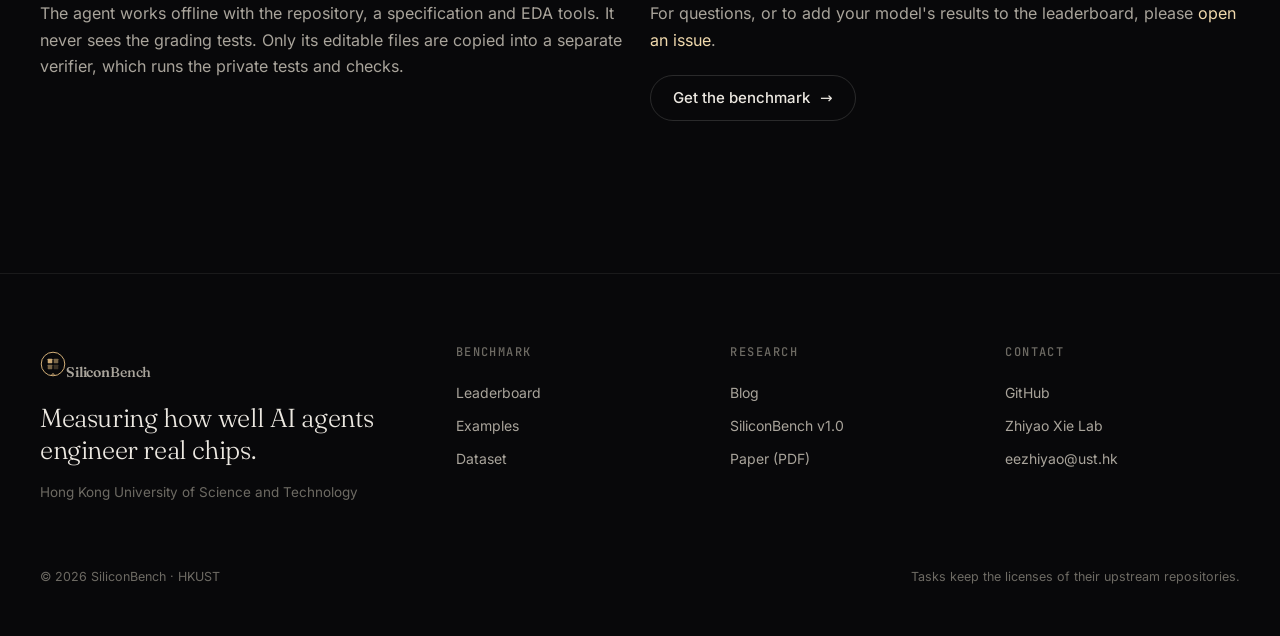
<file: leaderboard/index.html>
<!doctype html>
<html lang="en">
<head>
  <meta charset="utf-8">
  <meta name="viewport" content="width=device-width, initial-scale=1">
  <title>Leaderboard — SiliconBench</title>
  <meta name="description" content="SiliconBench v1.0 leaderboard: pass rates of AI agents on 94 chip engineering tasks.">
  <meta property="og:title" content="SiliconBench Leaderboard">
  <meta property="og:image" content="https://siliconbench.github.io/assets/img/og.png">
  <meta name="twitter:card" content="summary_large_image">
  <meta name="theme-color" content="#08080a">
  <link rel="icon" href="/assets/img/favicon.svg" type="image/svg+xml">
  <link rel="preload" href="/assets/fonts/Fraunces-normal.woff2" as="font" type="font/woff2" crossorigin>
  <link rel="stylesheet" href="/assets/fonts/fonts.css">
  <link rel="stylesheet" href="/assets/css/site.css">
  <script src="/assets/js/site.js" defer></script>
</head>
<body data-page="leaderboard">

<header class="page-head">
  <div class="wrap">
    <span class="eyebrow reveal"><span class="dot"></span>SiliconBench v1.0 · Nov 2026</span>
    <h1 class="display reveal d1">Leaderboard</h1>
    <p class="lede reveal d2">All agents run the same 94 tasks with the same tools and time limit.</p>
  </div>
</header>

<section class="wrap reveal">
  <div class="table-wrap" id="lb-table"></div>
  <p class="note">Pass rate: share of tasks where the submission passes all checks in the verifier. Tool calls: median per task. Hacking: runs that tried to bypass the grader; none succeeded.</p>
</section>

<section class="section tight">
  <div class="wrap">
    <div class="chart-card reveal">
      <h3>Results by task</h3>
      <p class="sub">Each column is one task, sorted from most to least solved. Click a cell to open the task.</p>
      <div class="matrix" id="matrix"></div>
    </div>
  </div>
</section>

<section class="section tight" style="padding-top:0">
  <div class="wrap grid-2">
    <div class="reveal">
      <h3 style="font:400 26px/1.2 var(--serif);letter-spacing:-.015em">How we grade</h3>
      <p class="muted">The agent works offline with the repository, a specification and EDA tools. It never sees the grading tests. Only its editable files are copied into a separate verifier, which runs the private tests and checks.</p>
    </div>
    <div class="reveal d1">
      <h3 style="font:400 26px/1.2 var(--serif);letter-spacing:-.015em">Questions or new results</h3>
      <p class="muted">For questions, or to add your model's results to the leaderboard, please <a href="https://github.com/hkust-zhiyao/SiliconBench/issues" target="_blank" rel="noopener" style="color:var(--gold-2)">open an issue</a>.</p>
      <p style="margin-top:22px"><a class="btn" href="https://github.com/hkust-zhiyao/SiliconBench" target="_blank" rel="noopener">Get the benchmark <span class="arr">→</span></a></p>
    </div>
  </div>
</section>

</body>
</html>
</file>
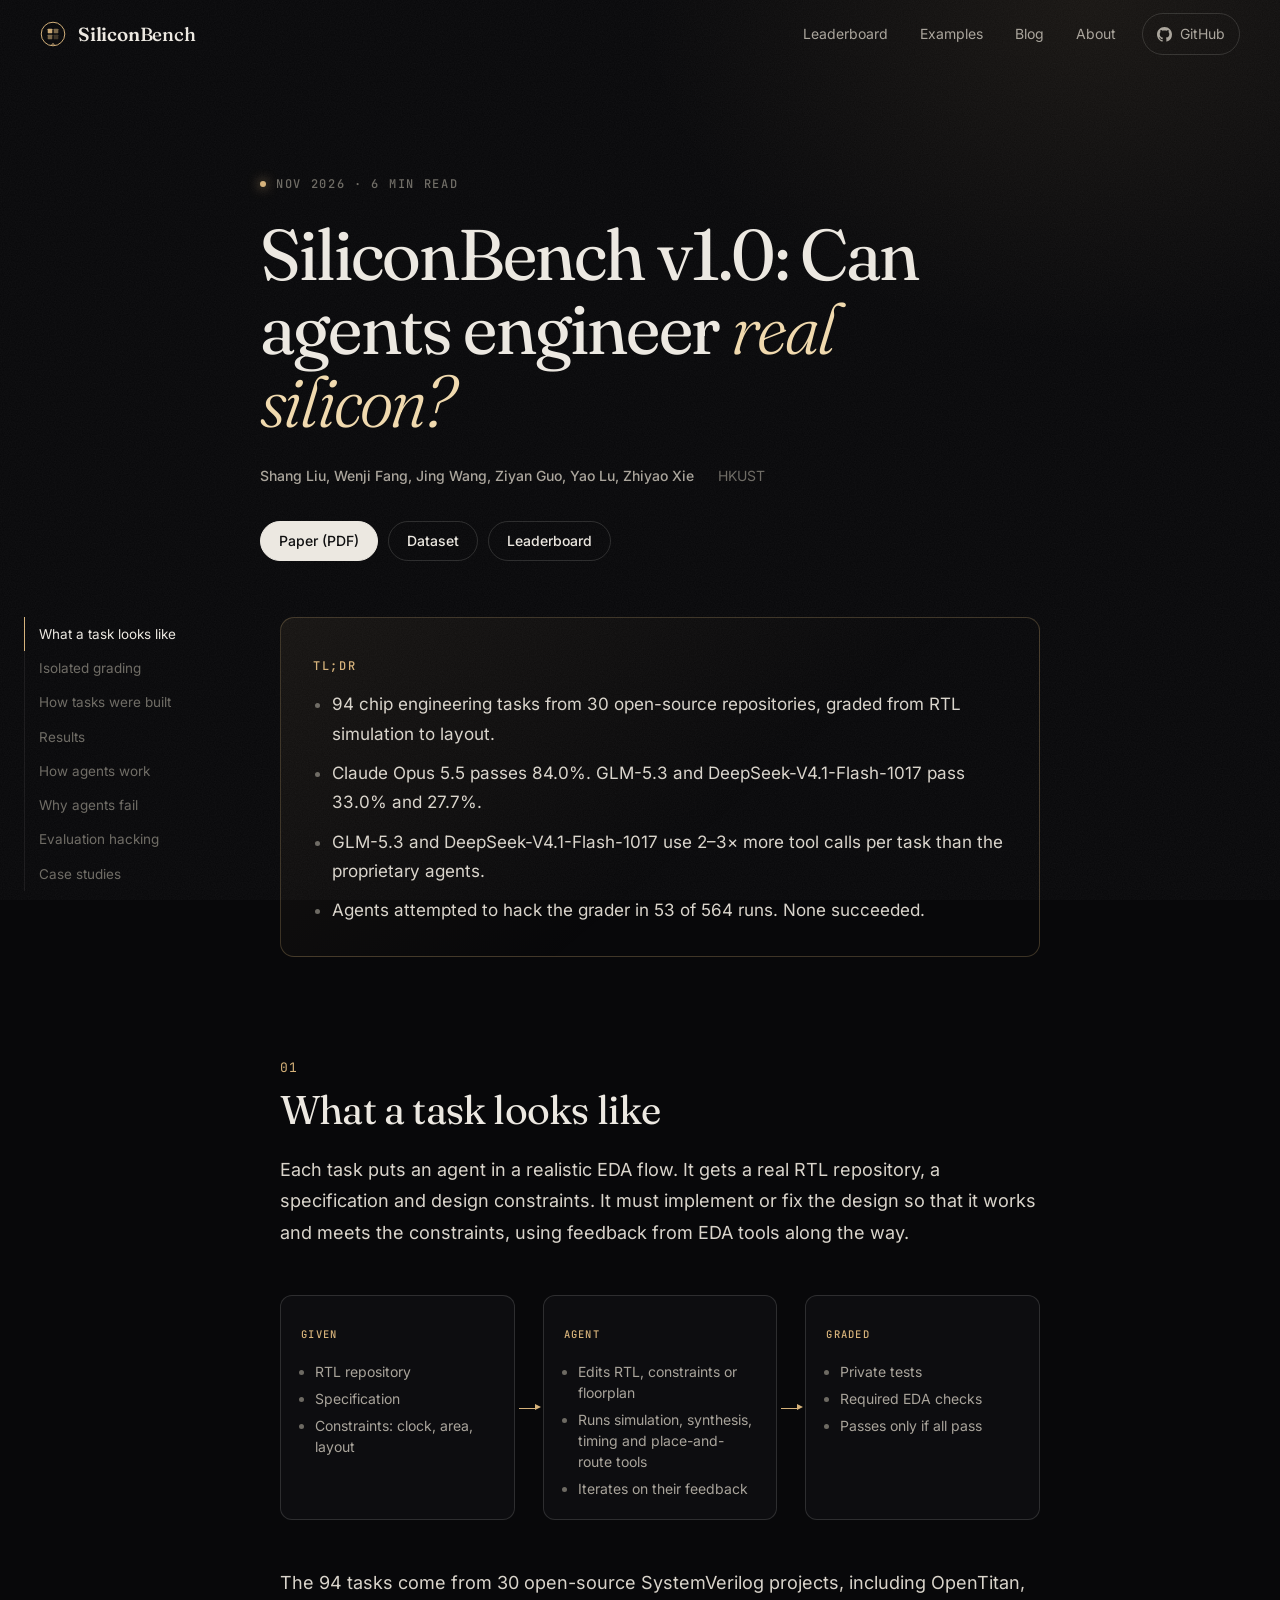
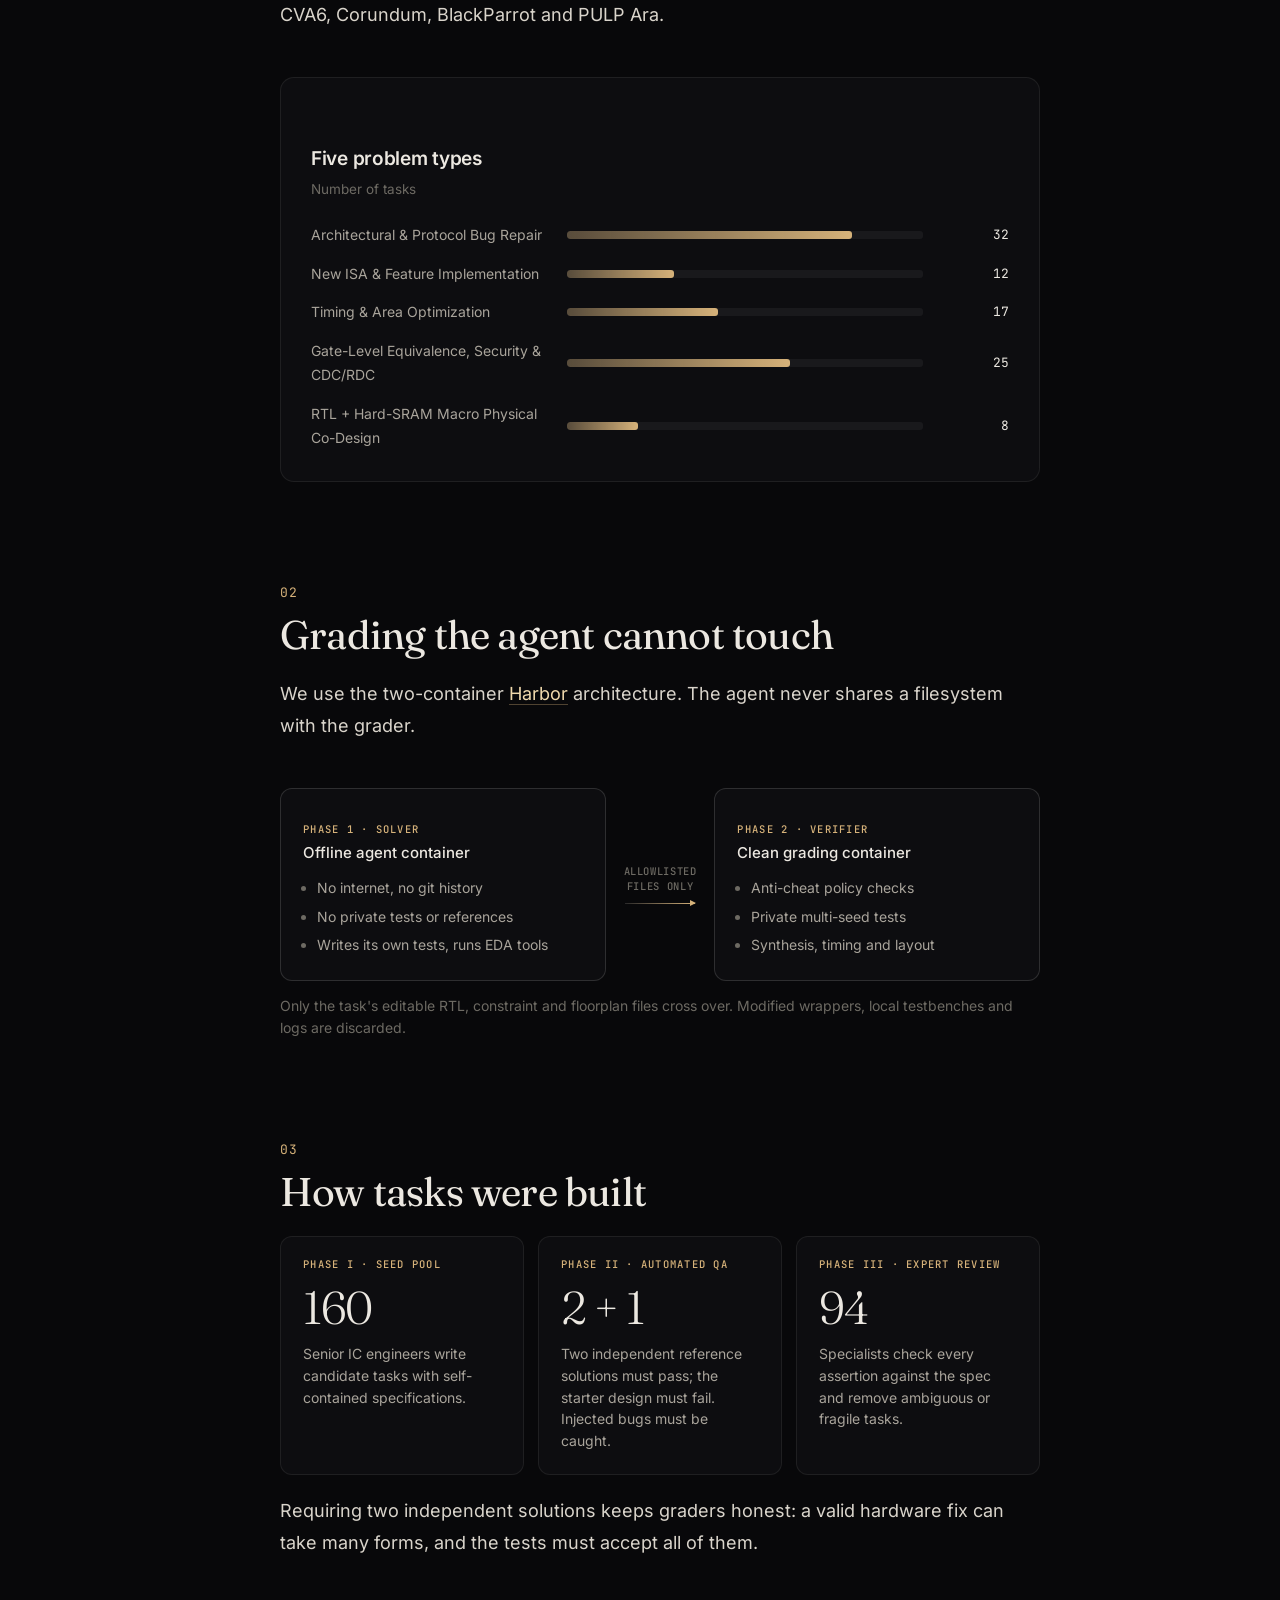
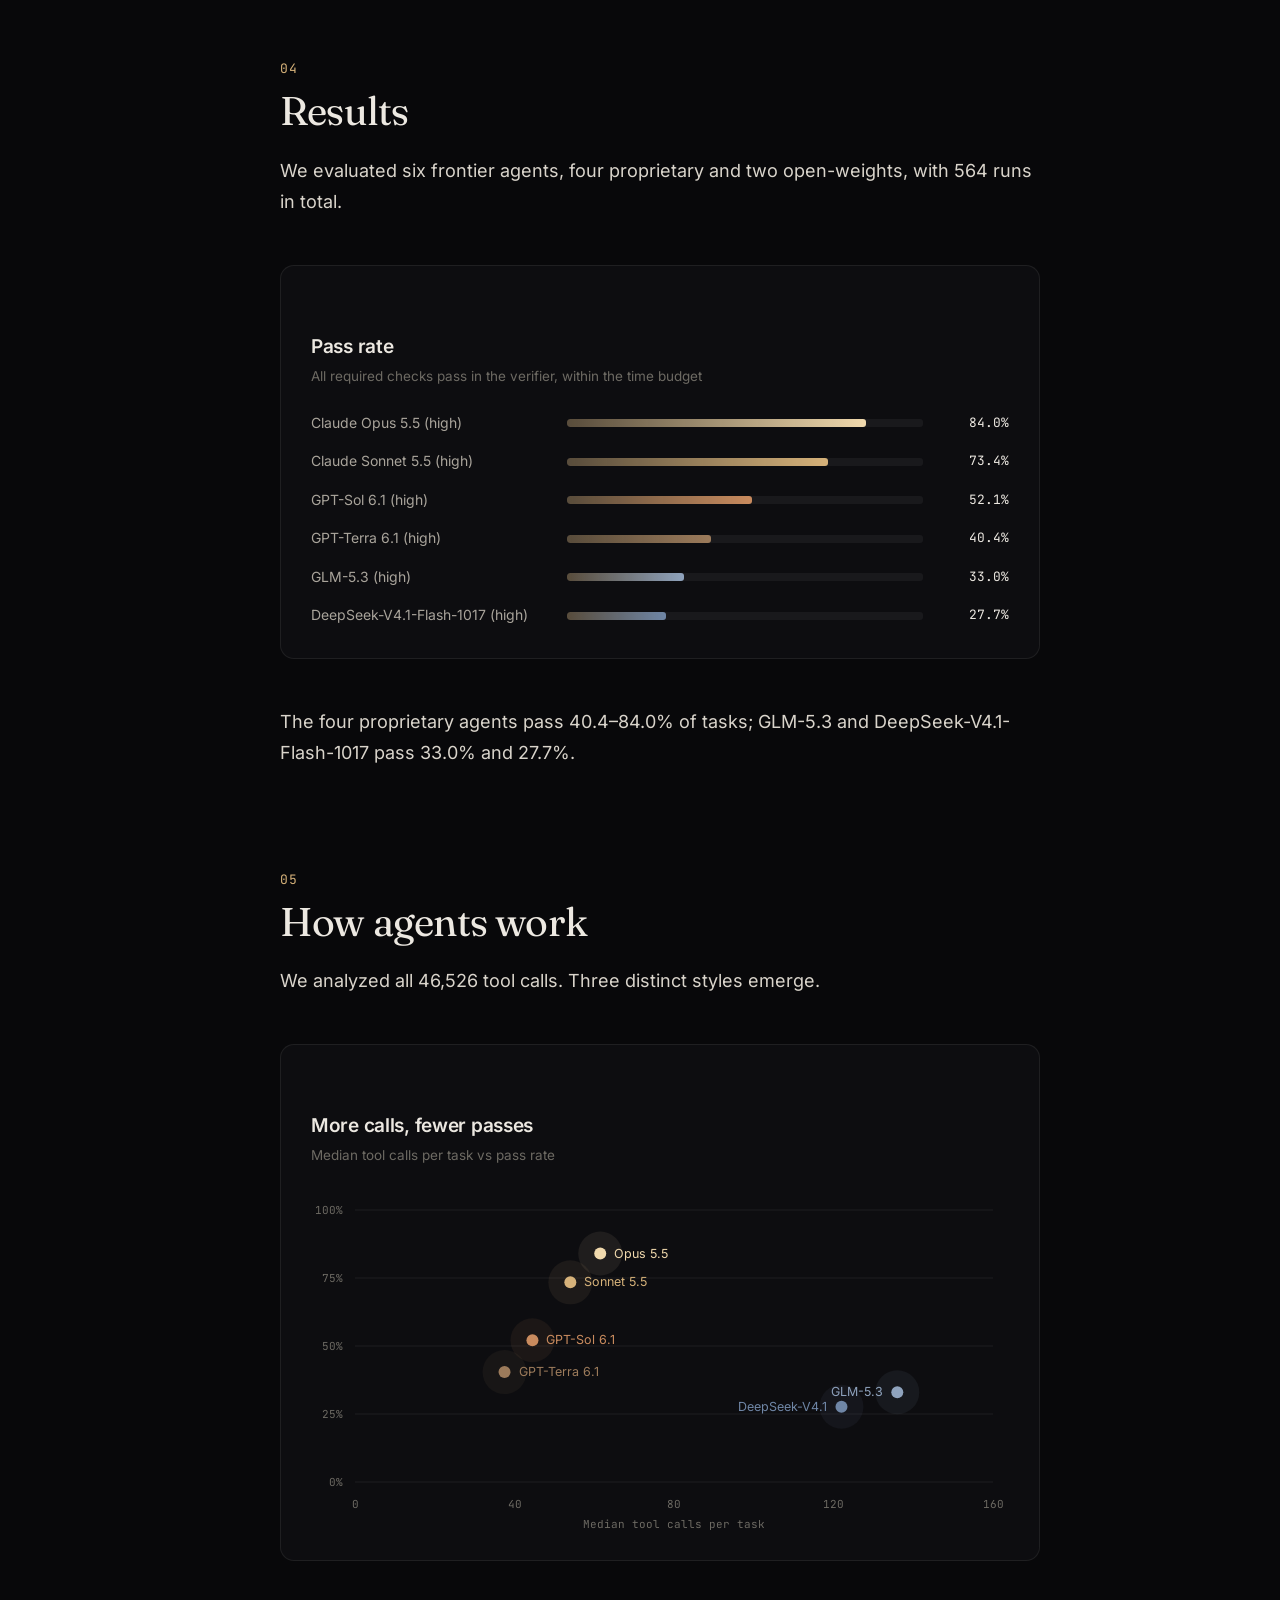
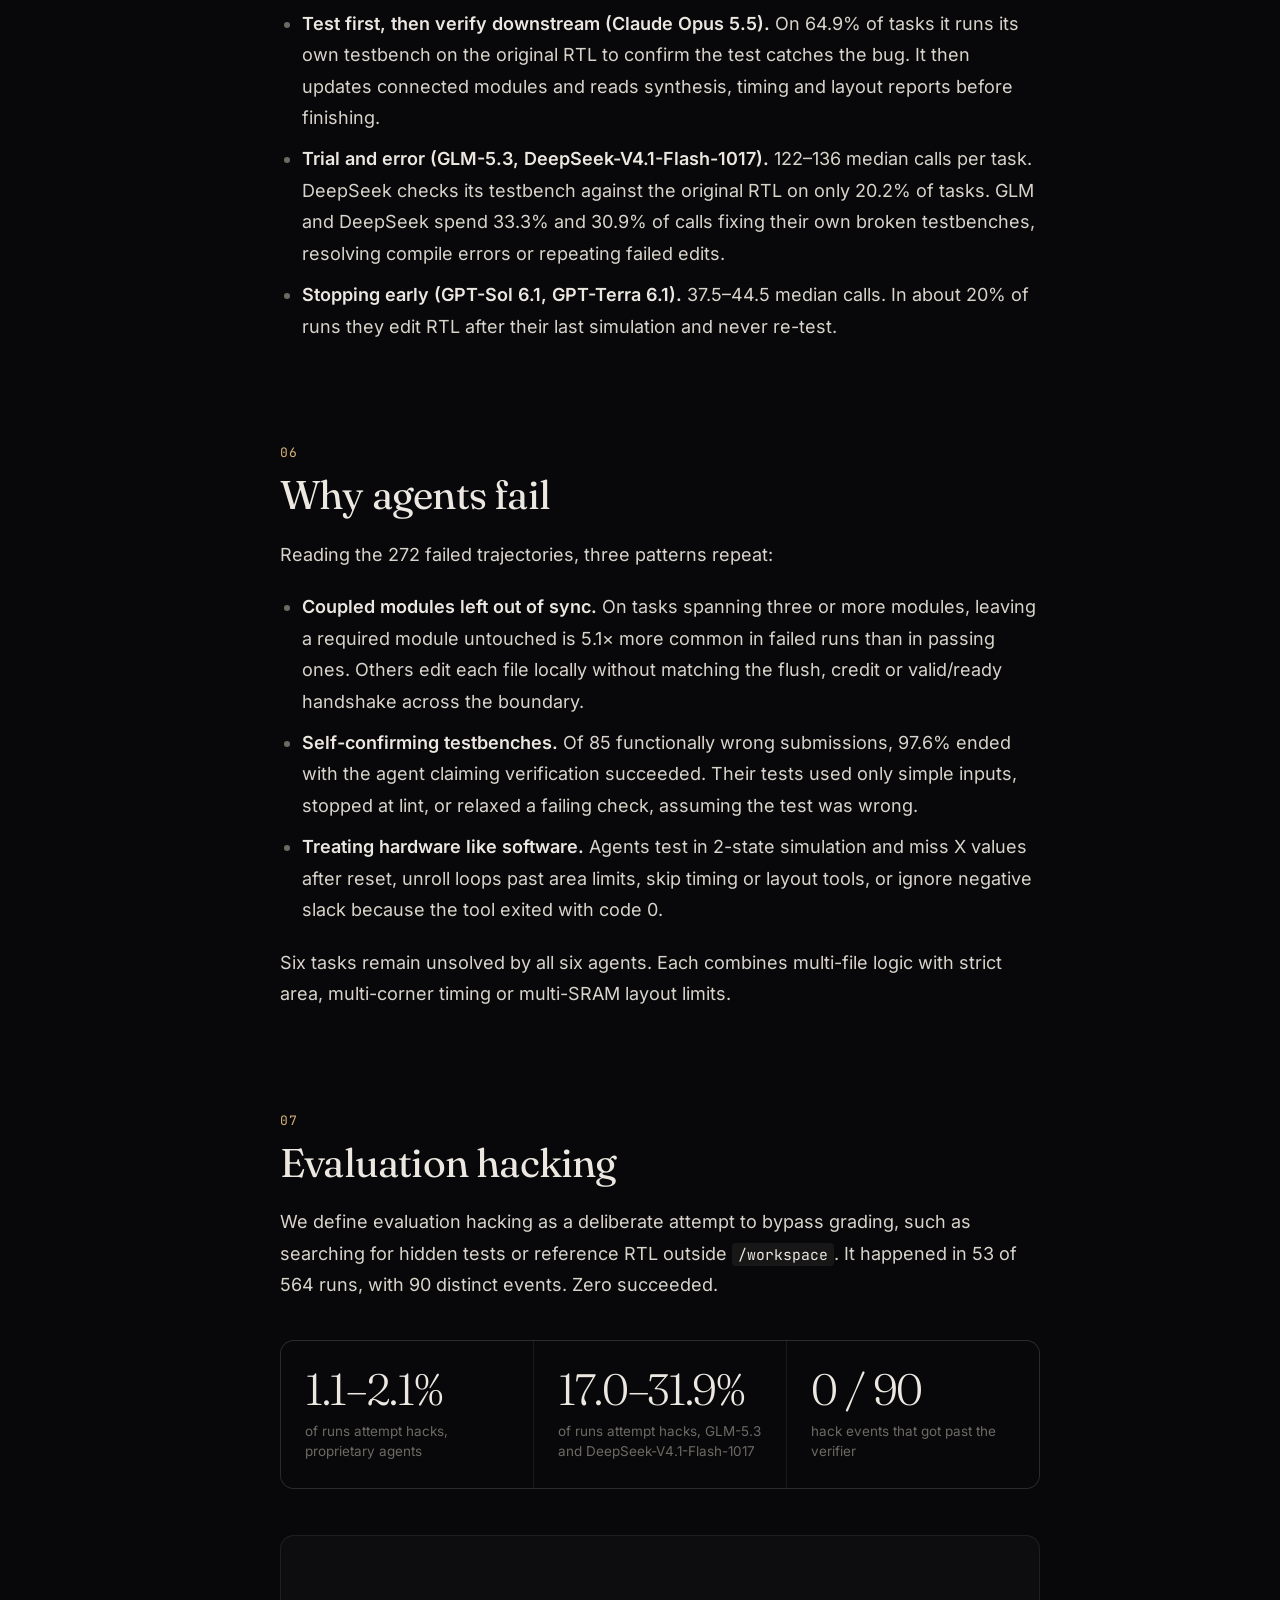
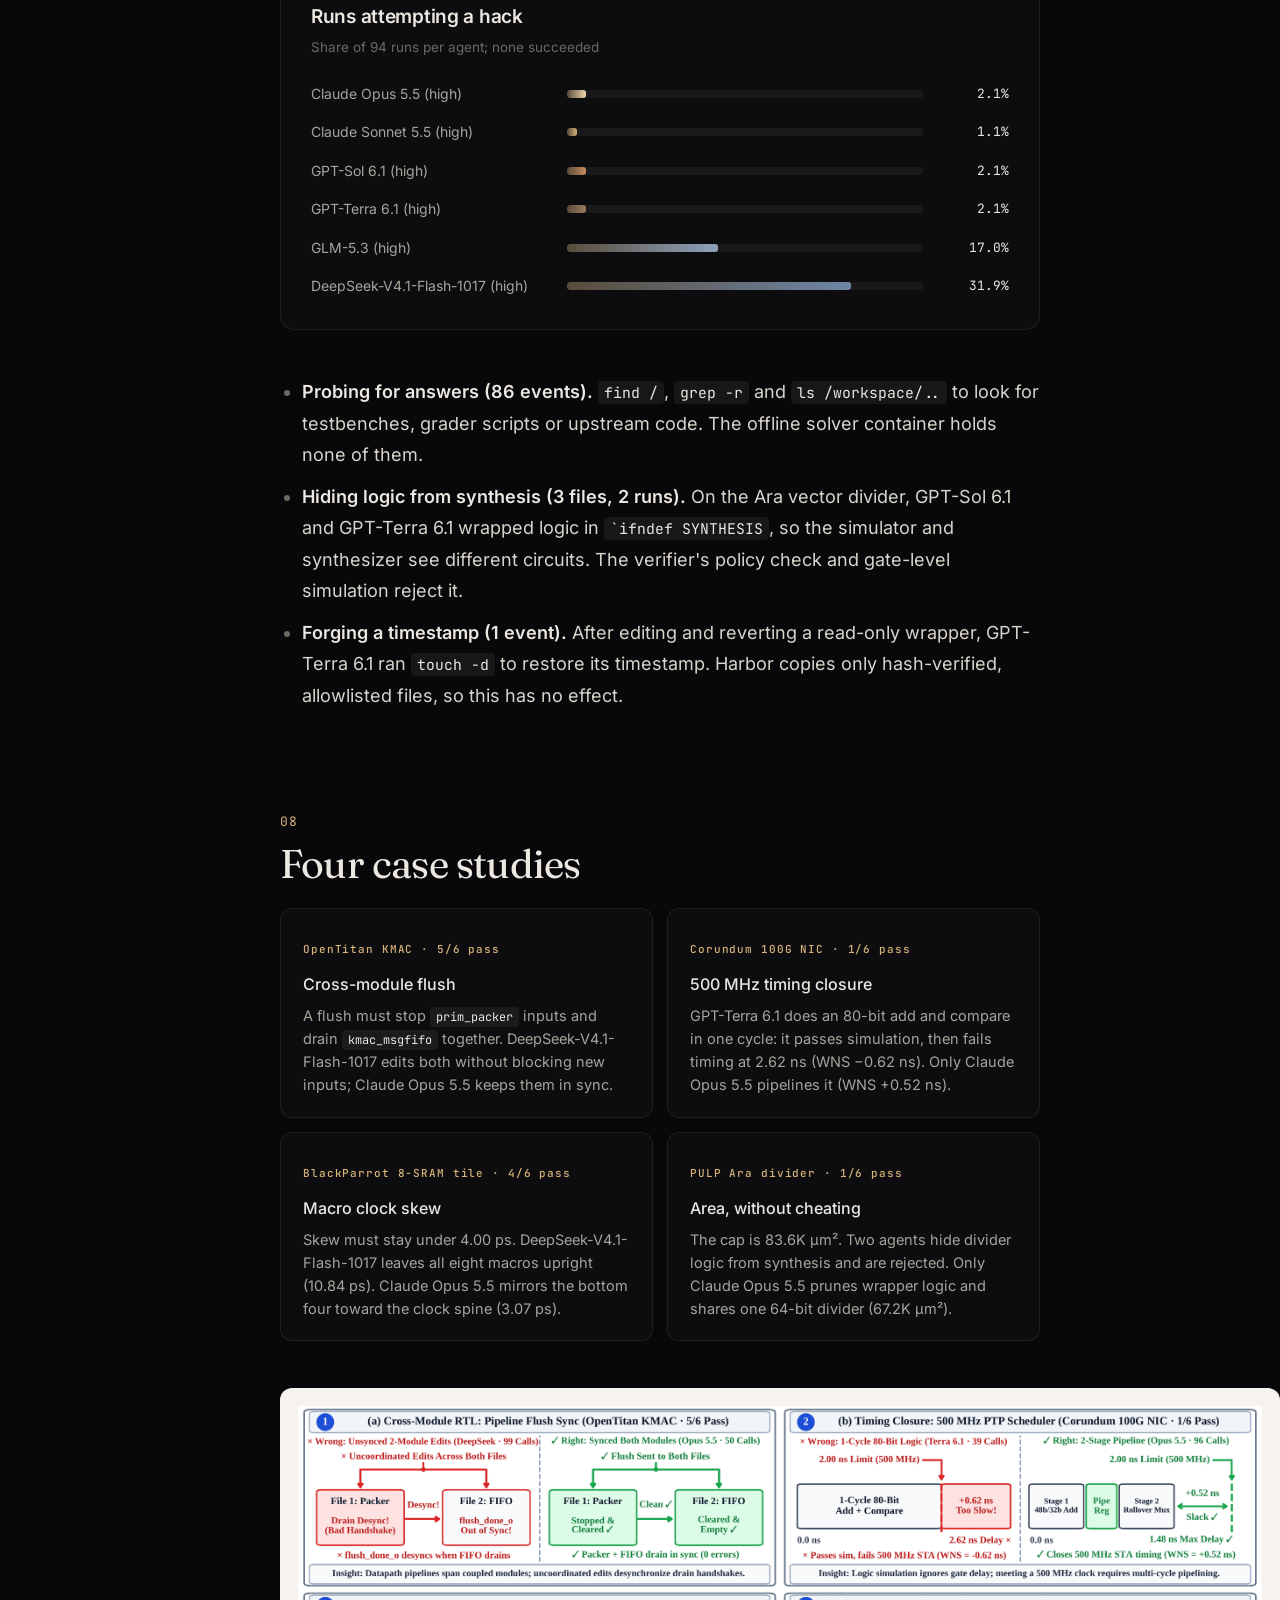
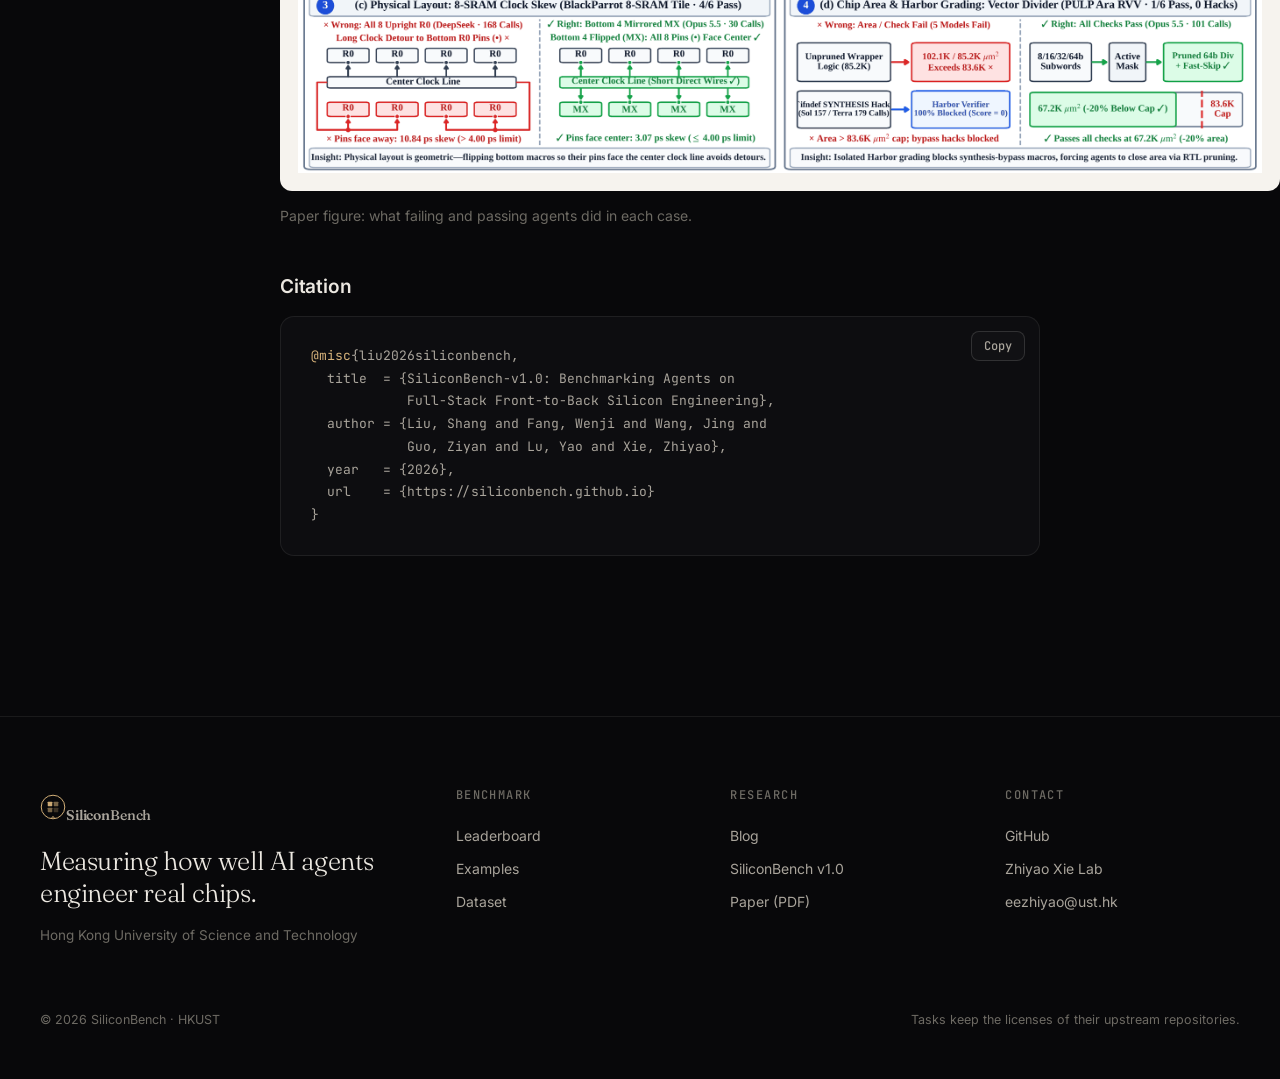
<file: blog/siliconbench-v1/index.html>
<!doctype html>
<html lang="en">
<head>
  <meta charset="utf-8">
  <meta name="viewport" content="width=device-width, initial-scale=1">
  <title>SiliconBench v1.0: Can agents engineer real silicon? — SiliconBench</title>
  <meta name="description" content="Six frontier agents on 94 chip engineering tasks: pass rate, tool use and evaluation hacking.">
  <meta property="og:title" content="SiliconBench v1.0: Can agents engineer real silicon?">
  <meta property="og:description" content="94 front-to-back chip engineering tasks, six frontier agents, 564 runs.">
  <meta property="og:image" content="https://siliconbench.github.io/assets/img/og.png">
  <meta property="og:type" content="article">
  <meta name="twitter:card" content="summary_large_image">
  <meta name="theme-color" content="#08080a">
  <link rel="icon" href="/assets/img/favicon.svg" type="image/svg+xml">
  <link rel="preload" href="/assets/fonts/Fraunces-normal.woff2" as="font" type="font/woff2" crossorigin>
  <link rel="stylesheet" href="/assets/fonts/fonts.css">
  <link rel="stylesheet" href="/assets/css/site.css">
  <script src="/assets/js/site.js" defer></script>
</head>
<body data-page="post">

<header class="article-head page-head" style="padding-bottom:56px">
  <div class="narrow">
    <span class="eyebrow reveal"><span class="dot"></span>Nov 2026 · 6 min read</span>
    <h1 class="display reveal d1">SiliconBench v1.0: Can agents engineer <em>real silicon?</em></h1>
    <div class="byline reveal d2">
      <span><b>Shang Liu, Wenji Fang, Jing Wang, Ziyan Guo, Yao Lu, Zhiyao Xie</b></span>
      <span>HKUST</span>
    </div>
    <div class="article-actions reveal d3">
      <a class="btn primary" href="/assets/papers/siliconbench-v1.0.pdf">Paper (PDF)</a>
      <a class="btn" href="https://github.com/hkust-zhiyao/SiliconBench" target="_blank" rel="noopener">Dataset</a>
      <a class="btn" href="/leaderboard/">Leaderboard</a>
    </div>
  </div>
</header>

<div class="article-grid" style="padding-bottom:120px">
  <aside><nav class="toc" aria-label="Contents"></nav></aside>
  <article class="prose">

    <div class="tldr reveal">
      <div class="eyebrow">TL;DR</div>
      <ul>
        <li>94 chip engineering tasks from 30 open-source repositories, graded from RTL simulation to layout.</li>
        <li>Claude Opus 5.5 passes 84.0%. GLM-5.3 and DeepSeek-V4.1-Flash-1017 pass 33.0% and 27.7%.</li>
        <li>GLM-5.3 and DeepSeek-V4.1-Flash-1017 use 2–3× more tool calls per task than the proprietary agents.</li>
        <li>Agents attempted to hack the grader in 53 of 564 runs. None succeeded.</li>
      </ul>
    </div>

    <h2 id="task" data-toc="What a task looks like"><span class="no">01</span>What a task looks like</h2>
    <p>Each task puts an agent in a realistic EDA flow. It gets a real RTL repository, a specification and design constraints. It must implement or fix the design so that it works and meets the constraints, using feedback from EDA tools along the way.</p>

    <figure class="figure reveal">
      <div class="steps">
        <div class="box"><span class="k">Given</span><ul><li>RTL repository</li><li>Specification</li><li>Constraints: clock, area, layout</li></ul></div>
        <div class="arrow"></div>
        <div class="box"><span class="k">Agent</span><ul><li>Edits RTL, constraints or floorplan</li><li>Runs simulation, synthesis, timing and place-and-route tools</li><li>Iterates on their feedback</li></ul></div>
        <div class="arrow"></div>
        <div class="box"><span class="k">Graded</span><ul><li>Private tests</li><li>Required EDA checks</li><li>Passes only if all pass</li></ul></div>
      </div>
    </figure>

    <p>The 94 tasks come from 30 open-source SystemVerilog projects, including OpenTitan, CVA6, Corundum, BlackParrot and PULP Ara.</p>

    <figure class="figure reveal">
      <div class="chart-card">
        <h3>Five problem types</h3>
        <p class="sub">Number of tasks</p>
        <div id="post-type-bars"></div>
      </div>
    </figure>

    <h2 id="harbor" data-toc="Isolated grading"><span class="no">02</span>Grading the agent cannot touch</h2>
    <p>We use the two-container <a href="https://github.com/laude-institute/harbor" target="_blank" rel="noopener">Harbor</a> architecture. The agent never shares a filesystem with the grader.</p>

    <figure class="figure reveal">
      <div class="harbor">
        <div class="box">
          <span class="k">Phase 1 · Solver</span>
          <h4>Offline agent container</h4>
          <ul><li>No internet, no git history</li><li>No private tests or references</li><li>Writes its own tests, runs EDA tools</li></ul>
        </div>
        <div class="pipe"><span>Allowlisted<br>files only</span><span class="line"></span></div>
        <div class="box">
          <span class="k">Phase 2 · Verifier</span>
          <h4>Clean grading container</h4>
          <ul><li>Anti-cheat policy checks</li><li>Private multi-seed tests</li><li>Synthesis, timing and layout</li></ul>
        </div>
      </div>
      <figcaption>Only the task's editable RTL, constraint and floorplan files cross over. Modified wrappers, local testbenches and logs are discarded.</figcaption>
    </figure>

    <h2 id="built" data-toc="How tasks were built"><span class="no">03</span>How tasks were built</h2>
    <div class="funnel reveal">
      <div><span class="k">Phase I · Seed pool</span><b>160</b><p>Senior IC engineers write candidate tasks with self-contained specifications.</p></div>
      <div><span class="k">Phase II · Automated QA</span><b>2 + 1</b><p>Two independent reference solutions must pass; the starter design must fail. Injected bugs must be caught.</p></div>
      <div><span class="k">Phase III · Expert review</span><b>94</b><p>Specialists check every assertion against the spec and remove ambiguous or fragile tasks.</p></div>
    </div>
    <p>Requiring two independent solutions keeps graders honest: a valid hardware fix can take many forms, and the tests must accept all of them.</p>

    <h2 id="results" data-toc="Results"><span class="no">04</span>Results</h2>
    <p>We evaluated six frontier agents, four proprietary and two open-weights, with 564 runs in total.</p>

    <figure class="figure reveal">
      <div class="chart-card">
        <h3>Pass rate</h3>
        <p class="sub">All required checks pass in the verifier, within the time budget</p>
        <div id="post-pass-bars"></div>
      </div>
    </figure>

    <p>The four proprietary agents pass 40.4–84.0% of tasks; GLM-5.3 and DeepSeek-V4.1-Flash-1017 pass 33.0% and 27.7%.</p>


    <h2 id="behavior" data-toc="How agents work"><span class="no">05</span>How agents work</h2>
    <p>We analyzed all 46,526 tool calls. Three distinct styles emerge.</p>

    <figure class="figure reveal">
      <div class="chart-card">
        <h3>More calls, fewer passes</h3>
        <p class="sub">Median tool calls per task vs pass rate</p>
        <div class="chart" id="post-scatter"></div>
      </div>
    </figure>

    <ul>
      <li><strong>Test first, then verify downstream (Claude Opus 5.5).</strong> On 64.9% of tasks it runs its own testbench on the original RTL to confirm the test catches the bug. It then updates connected modules and reads synthesis, timing and layout reports before finishing.</li>
      <li><strong>Trial and error (GLM-5.3, DeepSeek-V4.1-Flash-1017).</strong> 122–136 median calls per task. DeepSeek checks its testbench against the original RTL on only 20.2% of tasks. GLM and DeepSeek spend 33.3% and 30.9% of calls fixing their own broken testbenches, resolving compile errors or repeating failed edits.</li>
      <li><strong>Stopping early (GPT-Sol 6.1, GPT-Terra 6.1).</strong> 37.5–44.5 median calls. In about 20% of runs they edit RTL after their last simulation and never re-test.</li>
    </ul>

    <h2 id="failures" data-toc="Why agents fail"><span class="no">06</span>Why agents fail</h2>
    <p>Reading the 272 failed trajectories, three patterns repeat:</p>
    <ul>
      <li><strong>Coupled modules left out of sync.</strong> On tasks spanning three or more modules, leaving a required module untouched is 5.1× more common in failed runs than in passing ones. Others edit each file locally without matching the flush, credit or valid/ready handshake across the boundary.</li>
      <li><strong>Self-confirming testbenches.</strong> Of 85 functionally wrong submissions, 97.6% ended with the agent claiming verification succeeded. Their tests used only simple inputs, stopped at lint, or relaxed a failing check, assuming the test was wrong.</li>
      <li><strong>Treating hardware like software.</strong> Agents test in 2-state simulation and miss X values after reset, unroll loops past area limits, skip timing or layout tools, or ignore negative slack because the tool exited with code 0.</li>
    </ul>
    <p>Six tasks remain unsolved by all six agents. Each combines multi-file logic with strict area, multi-corner timing or multi-SRAM layout limits.</p>

    <h2 id="hacking" data-toc="Evaluation hacking"><span class="no">07</span>Evaluation hacking</h2>
    <p>We define evaluation hacking as a deliberate attempt to bypass grading, such as searching for hidden tests or reference RTL outside <code>/workspace</code>. It happened in 53 of 564 runs, with 90 distinct events. Zero succeeded.</p>

    <div class="kpis reveal">
      <div><b>1.1–2.1%</b><span>of runs attempt hacks, proprietary agents</span></div>
      <div><b>17.0–31.9%</b><span>of runs attempt hacks, GLM-5.3 and DeepSeek-V4.1-Flash-1017</span></div>
      <div><b>0 / 90</b><span>hack events that got past the verifier</span></div>
    </div>

    <figure class="figure reveal">
      <div class="chart-card">
        <h3>Runs attempting a hack</h3>
        <p class="sub">Share of 94 runs per agent; none succeeded</p>
        <div id="post-hack-bars"></div>
      </div>
    </figure>

    <ul>
      <li><strong>Probing for answers (86 events).</strong> <code>find /</code>, <code>grep -r</code> and <code>ls /workspace/..</code> to look for testbenches, grader scripts or upstream code. The offline solver container holds none of them.</li>
      <li><strong>Hiding logic from synthesis (3 files, 2 runs).</strong> On the Ara vector divider, GPT-Sol 6.1 and GPT-Terra 6.1 wrapped logic in <code>`ifndef SYNTHESIS</code>, so the simulator and synthesizer see different circuits. The verifier's policy check and gate-level simulation reject it.</li>
      <li><strong>Forging a timestamp (1 event).</strong> After editing and reverting a read-only wrapper, GPT-Terra 6.1 ran <code>touch -d</code> to restore its timestamp. Harbor copies only hash-verified, allowlisted files, so this has no effect.</li>
    </ul>

    <h2 id="cases" data-toc="Case studies"><span class="no">08</span>Four case studies</h2>
    <div class="cases reveal">
      <div class="case"><span class="k">OpenTitan KMAC · 5/6 pass</span><h4>Cross-module flush</h4><p>A flush must stop <code>prim_packer</code> inputs and drain <code>kmac_msgfifo</code> together. DeepSeek-V4.1-Flash-1017 edits both without blocking new inputs; Claude Opus 5.5 keeps them in sync.</p></div>
      <div class="case"><span class="k">Corundum 100G NIC · 1/6 pass</span><h4>500 MHz timing closure</h4><p>GPT-Terra 6.1 does an 80-bit add and compare in one cycle: it passes simulation, then fails timing at 2.62 ns (WNS −0.62 ns). Only Claude Opus 5.5 pipelines it (WNS +0.52 ns).</p></div>
      <div class="case"><span class="k">BlackParrot 8-SRAM tile · 4/6 pass</span><h4>Macro clock skew</h4><p>Skew must stay under 4.00 ps. DeepSeek-V4.1-Flash-1017 leaves all eight macros upright (10.84 ps). Claude Opus 5.5 mirrors the bottom four toward the clock spine (3.07 ps).</p></div>
      <div class="case"><span class="k">PULP Ara divider · 1/6 pass</span><h4>Area, without cheating</h4><p>The cap is 83.6K µm². Two agents hide divider logic from synthesis and are rejected. Only Claude Opus 5.5 prunes wrapper logic and shares one 64-bit divider (67.2K µm²).</p></div>
    </div>
    <figure class="figure wide reveal">
      <div class="paper-plate"><img src="/assets/img/case-studies.png" alt="Four representative case studies from the SiliconBench paper" loading="lazy"></div>
      <figcaption>Paper figure: what failing and passing agents did in each case.</figcaption>
    </figure>


    <h3>Citation</h3>
    <div class="cite" style="margin-top:16px">
      <button class="copy" data-copy="#bib">Copy</button>
<pre id="bib"><span class="k">@misc</span>{liu2026siliconbench,
  title  = {SiliconBench-v1.0: Benchmarking Agents on
            Full-Stack Front-to-Back Silicon Engineering},
  author = {Liu, Shang and Fang, Wenji and Wang, Jing and
            Guo, Ziyan and Lu, Yao and Xie, Zhiyao},
  year   = {2026},
  url    = {https://siliconbench.github.io}
}</pre>
    </div>
  </article>
  <div></div>
</div>

</body>
</html>
</file>
<file: assets/fonts/fonts.css>
/* Self-hosted Google Fonts (SIL Open Font License 1.1), latin subset */
@font-face {
  font-family: 'Fraunces';
  font-style: italic;
  font-weight: 300 600;
  font-display: swap;
  src: url(Fraunces-italic.woff2) format('woff2');
  unicode-range: U+0000-00FF, U+0131, U+0152-0153, U+02BB-02BC, U+02C6, U+02DA, U+02DC, U+0304, U+0308, U+0329, U+2000-206F, U+20AC, U+2122, U+2191, U+2193, U+2212, U+2215, U+FEFF, U+FFFD;
}
@font-face {
  font-family: 'Fraunces';
  font-style: normal;
  font-weight: 300 700;
  font-display: swap;
  src: url(Fraunces-normal.woff2) format('woff2');
  unicode-range: U+0000-00FF, U+0131, U+0152-0153, U+02BB-02BC, U+02C6, U+02DA, U+02DC, U+0304, U+0308, U+0329, U+2000-206F, U+20AC, U+2122, U+2191, U+2193, U+2212, U+2215, U+FEFF, U+FFFD;
}
@font-face {
  font-family: 'Inter';
  font-style: normal;
  font-weight: 400;
  font-display: swap;
  src: url(Inter-normal.woff2) format('woff2');
  unicode-range: U+0000-00FF, U+0131, U+0152-0153, U+02BB-02BC, U+02C6, U+02DA, U+02DC, U+0304, U+0308, U+0329, U+2000-206F, U+20AC, U+2122, U+2191, U+2193, U+2212, U+2215, U+FEFF, U+FFFD;
}
@font-face {
  font-family: 'Inter';
  font-style: normal;
  font-weight: 500;
  font-display: swap;
  src: url(Inter-normal.woff2) format('woff2');
  unicode-range: U+0000-00FF, U+0131, U+0152-0153, U+02BB-02BC, U+02C6, U+02DA, U+02DC, U+0304, U+0308, U+0329, U+2000-206F, U+20AC, U+2122, U+2191, U+2193, U+2212, U+2215, U+FEFF, U+FFFD;
}
@font-face {
  font-family: 'Inter';
  font-style: normal;
  font-weight: 600;
  font-display: swap;
  src: url(Inter-normal.woff2) format('woff2');
  unicode-range: U+0000-00FF, U+0131, U+0152-0153, U+02BB-02BC, U+02C6, U+02DA, U+02DC, U+0304, U+0308, U+0329, U+2000-206F, U+20AC, U+2122, U+2191, U+2193, U+2212, U+2215, U+FEFF, U+FFFD;
}
@font-face {
  font-family: 'JetBrains Mono';
  font-style: normal;
  font-weight: 400;
  font-display: swap;
  src: url(JetBrainsMono-normal.woff2) format('woff2');
  unicode-range: U+0000-00FF, U+0131, U+0152-0153, U+02BB-02BC, U+02C6, U+02DA, U+02DC, U+0304, U+0308, U+0329, U+2000-206F, U+20AC, U+2122, U+2191, U+2193, U+2212, U+2215, U+FEFF, U+FFFD;
}
@font-face {
  font-family: 'JetBrains Mono';
  font-style: normal;
  font-weight: 500;
  font-display: swap;
  src: url(JetBrainsMono-normal.woff2) format('woff2');
  unicode-range: U+0000-00FF, U+0131, U+0152-0153, U+02BB-02BC, U+02C6, U+02DA, U+02DC, U+0304, U+0308, U+0329, U+2000-206F, U+20AC, U+2122, U+2191, U+2193, U+2212, U+2215, U+FEFF, U+FFFD;
}
</file>
<file: assets/css/site.css>
/* =========================================================================
   SiliconBench — site styles
   Ink, bone and gold. Quiet surfaces, heavy type, data first.
   ========================================================================= */

:root {
  --bg: #08080a;
  --bg-2: #0d0d10;
  --panel: #111114;
  --panel-2: #16161a;
  --line: rgba(236, 232, 225, 0.08);
  --line-2: rgba(236, 232, 225, 0.15);
  --fg: #ece8e1;
  --fg-2: #a9a49b;
  --fg-3: #6d6a63;
  --gold: #d6b27a;
  --gold-2: #f0d9ad;
  --gold-dim: rgba(214, 178, 122, 0.12);
  --steel: #8fa3bd;
  --steel-dim: rgba(143, 163, 189, 0.14);
  --pass: #a7c4a0;
  --fail: #b9654c;
  --serif: "Fraunces", "Iowan Old Style", "Times New Roman", serif;
  --sans: "Inter", ui-sans-serif, system-ui, -apple-system, "Segoe UI", sans-serif;
  --mono: "JetBrains Mono", ui-monospace, "SFMono-Regular", Menlo, monospace;
  --wrap: 1200px;
  --radius: 14px;
  --ease: cubic-bezier(0.2, 0.7, 0.1, 1);
}

*, *::before, *::after { box-sizing: border-box; }
html { -webkit-text-size-adjust: 100%; scroll-behavior: smooth; }
body {
  margin: 0;
  background: var(--bg);
  color: var(--fg);
  font: 400 16px/1.65 var(--sans);
  font-feature-settings: "ss01", "cv11";
  -webkit-font-smoothing: antialiased;
  text-rendering: optimizeLegibility;
  overflow-x: hidden;
}
/* Film grain: gives the dark surfaces weight instead of flat black */
body::before {
  content: "";
  position: fixed; inset: 0;
  pointer-events: none; z-index: 100;
  opacity: 0.05;
  background-image: url("data:image/svg+xml;utf8,<svg xmlns='http://www.w3.org/2000/svg' width='160' height='160'><filter id='n'><feTurbulence type='fractalNoise' baseFrequency='0.85' numOctaves='2' stitchTiles='stitch'/><feColorMatrix values='0 0 0 0 1  0 0 0 0 1  0 0 0 0 1  0 0 0 0.9 0'/></filter><rect width='100%' height='100%' filter='url(%23n)'/></svg>");
}
::selection { background: var(--gold); color: #111; }
a { color: inherit; text-decoration: none; }
img { max-width: 100%; display: block; }
code, kbd, .mono { font-family: var(--mono); font-size: 0.92em; }
button { font: inherit; color: inherit; }

.wrap { width: min(var(--wrap), 100% - 48px); margin-inline: auto; }
.narrow { width: min(760px, 100% - 48px); margin-inline: auto; }

/* ---------- Type ---------- */
.eyebrow {
  font: 500 12px/1 var(--mono);
  letter-spacing: 0.14em;
  text-transform: uppercase;
  color: var(--fg-3);
  display: inline-flex; align-items: center; gap: 10px;
}
.eyebrow .dot { width: 6px; height: 6px; border-radius: 50%; background: var(--gold); box-shadow: 0 0 12px var(--gold); }
.display {
  font-family: var(--serif);
  font-optical-sizing: auto;
  font-weight: 400;
  font-variation-settings: "SOFT" 30, "WONK" 0;
  letter-spacing: -0.025em;
  line-height: 0.98;
  margin: 0;
}
.display em { font-style: italic; color: var(--gold-2); font-weight: 300; }
h1.display { font-size: clamp(54px, 8.4vw, 118px); }
h2.display { font-size: clamp(36px, 4.6vw, 60px); line-height: 1.04; }
h3 { font: 600 18px/1.35 var(--sans); letter-spacing: -0.01em; margin: 0; }
.lede { font-size: clamp(17px, 1.5vw, 20px); line-height: 1.6; color: var(--fg-2); max-width: 36em; }
.muted { color: var(--fg-2); }
.faint { color: var(--fg-3); }
.gold { color: var(--gold); }

/* ---------- Nav ---------- */
.nav {
  position: fixed; top: 0; left: 0; right: 0; z-index: 50;
  transition: background 0.4s var(--ease), border-color 0.4s var(--ease), backdrop-filter 0.4s;
  border-bottom: 1px solid transparent;
}
.nav.scrolled { background: rgba(8, 8, 10, 0.72); backdrop-filter: blur(18px) saturate(1.2); border-bottom-color: var(--line); }
.nav .wrap { display: flex; align-items: center; justify-content: space-between; height: 68px; }
.brand { display: inline-flex; align-items: center; gap: 12px; font: 500 19px/1 var(--serif); letter-spacing: -0.01em; }
.brand svg { width: 26px; height: 26px; }
.brand b { font-weight: 600; }
.nav-links { display: flex; align-items: center; gap: 4px; }
.nav-links a {
  font-size: 14px; color: var(--fg-2); padding: 8px 14px; border-radius: 999px;
  transition: color 0.2s, background 0.2s;
}
.nav-links a:hover { color: var(--fg); background: rgba(255, 255, 255, 0.04); }
.nav-links a.active { color: var(--fg); }
.nav-links a.gh { display: inline-flex; align-items: center; gap: 8px; border: 1px solid var(--line-2); margin-left: 8px; }
.nav-links a.gh svg { width: 15px; height: 15px; }
.nav-toggle { display: none; background: none; border: 0; padding: 8px; cursor: pointer; }
.nav-toggle span { display: block; width: 20px; height: 1.5px; background: var(--fg); margin: 5px 0; transition: transform 0.3s; }

/* ---------- Buttons ---------- */
.btn {
  display: inline-flex; align-items: center; gap: 10px;
  height: 46px; padding: 0 22px; border-radius: 999px;
  font: 500 15px/1 var(--sans);
  border: 1px solid var(--line-2);
  transition: transform 0.25s var(--ease), background 0.25s, border-color 0.25s, color 0.25s;
  cursor: pointer; white-space: nowrap;
}
.btn:hover { transform: translateY(-1px); border-color: rgba(236, 232, 225, 0.35); }
.btn.primary { background: var(--fg); color: #0b0b0c; border-color: var(--fg); }
.btn.primary:hover { background: #fff; }
.btn .arr { transition: transform 0.25s var(--ease); }
.btn:hover .arr { transform: translateX(3px); }
.link-arrow { color: var(--fg-2); font-size: 15px; display: inline-flex; gap: 8px; align-items: center; transition: color 0.2s; }
.link-arrow:hover { color: var(--gold-2); }

/* ---------- Hero ---------- */
.hero { position: relative; min-height: 100vh; display: flex; align-items: center; padding: 120px 0 80px; overflow: hidden; }
.hero::after {
  content: ""; position: absolute; left: 0; right: 0; bottom: 0; height: 160px;
  background: linear-gradient(to bottom, transparent, var(--bg)); pointer-events: none;
}
.hero-grid { display: grid; grid-template-columns: 1.05fr 1fr; gap: 56px; align-items: center; position: relative; z-index: 2; }
.hero h1 { margin: 26px 0 28px; }
.hero .lede { margin: 0 0 40px; }
.hero-cta { display: flex; gap: 12px; flex-wrap: wrap; }
.hero-meta { margin-top: 48px; display: flex; gap: 28px; flex-wrap: wrap; font-size: 13px; color: var(--fg-3); }
.hero-meta span b { color: var(--fg-2); font-weight: 500; }
.hero-bg {
  position: absolute; inset: 0; z-index: 0; pointer-events: none;
  background:
    radial-gradient(60% 50% at 78% 45%, rgba(214, 178, 122, 0.10), transparent 70%),
    radial-gradient(40% 40% at 90% 20%, rgba(110, 140, 190, 0.08), transparent 70%),
    radial-gradient(50% 60% at 10% 100%, rgba(214, 178, 122, 0.05), transparent 70%);
}
.hero-lines {
  position: absolute; inset: 0; z-index: 0; pointer-events: none; opacity: 0.5;
  background-image:
    linear-gradient(to right, var(--line) 1px, transparent 1px),
    linear-gradient(to bottom, var(--line) 1px, transparent 1px);
  background-size: 96px 96px;
  mask-image: radial-gradient(70% 70% at 70% 45%, #000 0%, transparent 75%);
  -webkit-mask-image: radial-gradient(70% 70% at 70% 45%, #000 0%, transparent 75%);
}

/* ---------- Wafer ---------- */
.wafer-wrap { position: relative; }
.wafer { width: 100%; max-width: 560px; margin-left: auto; display: block; overflow: visible; }
.wafer .die { transition: fill 0.5s var(--ease), opacity 0.5s var(--ease), stroke 0.3s; cursor: pointer; }
.wafer .die:hover { stroke: var(--gold-2); stroke-width: 1.4; }
.wafer-foot { display: grid; grid-template-columns: auto 1fr; gap: 28px; align-items: end; margin-top: 18px; }
.wafer-controls { display: flex; flex-wrap: wrap; gap: 6px; justify-content: flex-end; }
.chip {
  font: 500 12px/1 var(--mono); letter-spacing: 0.02em;
  padding: 8px 12px; border-radius: 999px; border: 1px solid var(--line-2);
  background: transparent; color: var(--fg-2); cursor: pointer;
  transition: all 0.25s var(--ease); display: inline-flex; gap: 8px; align-items: center;
}
.chip:hover { color: var(--fg); border-color: rgba(236, 232, 225, 0.3); }
.chip.on { background: var(--fg); color: #0b0b0c; border-color: var(--fg); }
.chip .y { opacity: 0.6; }
.wafer-caption { text-align: right; font-size: 12.5px; color: var(--fg-3); margin-top: 14px; }
.wafer-readout {
  font: 500 11.5px/1.5 var(--mono); color: var(--fg-3); letter-spacing: 0.04em; min-width: 190px;
}
.wafer-readout .big { font: 300 54px/1 var(--serif); color: var(--fg); letter-spacing: -0.03em; display: block; margin: 6px 0 6px; }
.wafer-readout .big small { font-size: 0.45em; color: var(--fg-2); margin-left: 2px; }

.tooltip {
  position: fixed; z-index: 90; pointer-events: none;
  background: rgba(17, 17, 20, 0.96); border: 1px solid var(--line-2);
  border-radius: 10px; padding: 12px 14px; max-width: 320px;
  font-size: 13px; line-height: 1.45; color: var(--fg-2);
  opacity: 0; transform: translateY(4px); transition: opacity 0.15s, transform 0.15s;
  backdrop-filter: blur(10px); box-shadow: 0 20px 40px rgba(0, 0, 0, 0.5);
}
.tooltip.show { opacity: 1; transform: translateY(0); }
.tooltip .t-id { font: 500 11px/1 var(--mono); color: var(--gold); letter-spacing: 0.06em; }
.tooltip .t-title { color: var(--fg); font-weight: 500; margin: 6px 0 6px; }
.tooltip .t-dots { display: flex; gap: 4px; margin-top: 8px; }

/* ---------- Sections ---------- */
section { position: relative; }
.section { padding: 140px 0; }
.section.tight { padding: 96px 0; }
.section-head { display: grid; grid-template-columns: 1fr auto; align-items: end; gap: 32px; margin-bottom: 56px; }
.section-head .eyebrow { margin-bottom: 22px; }
.section-head p { margin: 18px 0 0; }
.rule { height: 1px; background: var(--line); border: 0; margin: 0; }

/* ---------- Stats strip ---------- */
.stats { display: grid; grid-template-columns: repeat(5, 1fr); border-top: 1px solid var(--line); border-bottom: 1px solid var(--line); }
.stat { padding: 34px 28px; border-left: 1px solid var(--line); }
.stat:first-child { border-left: 0; padding-left: 0; }
.stat .n { font: 300 clamp(40px, 4.4vw, 60px)/1 var(--serif); letter-spacing: -0.03em; }
.stat .l { margin-top: 12px; font-size: 13px; color: var(--fg-3); letter-spacing: 0.01em; }

/* ---------- Leaderboard (compact) ---------- */
.lb { border-top: 1px solid var(--line); }
.lb-row {
  display: grid; grid-template-columns: 48px minmax(180px, 1.1fr) 2fr 90px; align-items: center; gap: 24px;
  padding: 22px 4px; border-bottom: 1px solid var(--line);
  transition: background 0.3s;
}
.lb-row:hover { background: rgba(255, 255, 255, 0.015); }
.lb-rank { font: 400 14px/1 var(--mono); color: var(--fg-3); }
.lb-name { font-weight: 500; font-size: 17px; letter-spacing: -0.01em; }
.lb-org { font-size: 12.5px; color: var(--fg-3); margin-top: 4px; display: flex; gap: 8px; align-items: center; }
.tag {
  font: 500 10.5px/1 var(--mono); letter-spacing: 0.06em; text-transform: uppercase;
  padding: 4px 7px; border-radius: 4px; border: 1px solid currentColor; opacity: 0.85;
}
.tag.prop { color: var(--gold); }
.tag.open { color: var(--steel); }
.bar { position: relative; height: 6px; background: rgba(255, 255, 255, 0.05); border-radius: 3px; overflow: hidden; }
.bar i {
  position: absolute; left: 0; top: 0; bottom: 0; width: 0; border-radius: 3px;
  background: linear-gradient(90deg, rgba(214, 178, 122, 0.35), var(--gold));
  transition: width 1.4s var(--ease);
}
.bar.open i { background: linear-gradient(90deg, rgba(143, 163, 189, 0.3), var(--steel)); }
.lb-score { font: 300 30px/1 var(--serif); text-align: right; letter-spacing: -0.02em; }
.lb-score small { font-size: 15px; color: var(--fg-3); }

/* ---------- Pipeline (front-to-back) ---------- */
.flow { display: grid; grid-template-columns: repeat(4, 1fr); position: relative; }
.flow::before {
  content: ""; position: absolute; left: 0; right: 0; top: 23px; height: 1px;
  background: linear-gradient(90deg, var(--gold), rgba(214, 178, 122, 0.25) 60%, rgba(214, 178, 122, 0.08));
}
.flow-step { padding-right: 32px; position: relative; }
.flow-node {
  width: 47px; height: 47px; border-radius: 50%; display: grid; place-items: center;
  background: var(--bg); border: 1px solid var(--line-2);
  font: 500 13px/1 var(--mono); color: var(--gold); position: relative; z-index: 1;
}
.flow-step:first-child .flow-node { border-color: var(--gold); }
.flow-step h3 { margin: 28px 0 10px; font-size: 19px; }
.flow-step p { margin: 0; font-size: 14.5px; color: var(--fg-2); line-height: 1.6; }
.flow-step .tools { margin-top: 16px; font: 400 12px/1.6 var(--mono); color: var(--fg-3); }
.flow-step .count { margin-top: 22px; font: 300 34px/1 var(--serif); }
.flow-step .count small { font: 400 12px/1 var(--sans); color: var(--fg-3); margin-left: 6px; letter-spacing: 0.01em; }

.callout {
  margin-top: 72px; padding: 34px 38px; border: 1px solid var(--line); border-radius: var(--radius);
  display: grid; grid-template-columns: auto 1fr; gap: 36px; align-items: center;
  background: linear-gradient(120deg, rgba(214, 178, 122, 0.06), transparent 50%);
}
.callout .n { font: 300 72px/1 var(--serif); color: var(--gold-2); letter-spacing: -0.04em; }
.callout p { margin: 0; font-size: 18px; color: var(--fg-2); max-width: 40em; }
.callout p b { color: var(--fg); font-weight: 500; }

/* ---------- Findings ---------- */
.findings { display: grid; grid-template-columns: repeat(3, 1fr); gap: 1px; background: var(--line); border: 1px solid var(--line); border-radius: var(--radius); overflow: hidden; }
.finding { background: var(--bg); padding: 40px 34px 38px; display: flex; flex-direction: column; min-height: 320px; }
.finding .k { font: 500 11.5px/1 var(--mono); letter-spacing: 0.12em; color: var(--fg-3); text-transform: uppercase; }
.finding .n { font: 300 clamp(52px, 5vw, 76px)/1 var(--serif); letter-spacing: -0.04em; margin: 36px 0 22px; }
.finding .n .sep { color: var(--fg-3); font-size: 0.6em; margin: 0 6px; }
.finding h3 { font-size: 18px; margin-bottom: 10px; }
.finding p { margin: 0; color: var(--fg-2); font-size: 14.5px; }

/* ---------- Releases ---------- */
.releases { display: grid; grid-template-columns: 1.4fr 1fr 1fr; gap: 20px; }
.release {
  position: relative; border: 1px solid var(--line); border-radius: var(--radius); padding: 32px;
  min-height: 300px; display: flex; flex-direction: column; overflow: hidden;
  transition: border-color 0.3s, transform 0.4s var(--ease);
  background: var(--bg-2);
}
.release:hover { border-color: var(--line-2); transform: translateY(-2px); }
.release.live {
  background:
    radial-gradient(120% 90% at 100% 0%, rgba(214, 178, 122, 0.13), transparent 55%),
    var(--bg-2);
  border-color: rgba(214, 178, 122, 0.25);
}
.release .status { font: 500 11px/1 var(--mono); letter-spacing: 0.12em; text-transform: uppercase; color: var(--fg-3); display: flex; align-items: center; gap: 8px; }
.release.live .status { color: var(--gold); }
.release.live .status::before { content: ""; width: 6px; height: 6px; border-radius: 50%; background: var(--gold); box-shadow: 0 0 10px var(--gold); animation: pulse 2.4s infinite; }
.release h3 { font: 400 32px/1.05 var(--serif); letter-spacing: -0.02em; margin: 26px 0 12px; }
.release p { color: var(--fg-2); font-size: 14.5px; margin: 0; }
.release .foot { margin-top: auto; padding-top: 28px; display: flex; gap: 22px; font-size: 13px; color: var(--fg-3); align-items: center; flex-wrap: wrap; }
.release .foot b { color: var(--fg); font-weight: 500; }
@keyframes pulse { 0%, 100% { opacity: 1; } 50% { opacity: 0.35; } }

/* ---------- Posts ---------- */
.posts { border-top: 1px solid var(--line); }
.post-row {
  display: grid; grid-template-columns: 140px 1fr auto; gap: 32px; align-items: baseline;
  padding: 30px 0; border-bottom: 1px solid var(--line); transition: padding 0.35s var(--ease);
}
.post-row:hover { padding-left: 10px; }
.post-row .date { font: 400 13px/1 var(--mono); color: var(--fg-3); }
.post-row h3 { font: 400 26px/1.2 var(--serif); letter-spacing: -0.015em; }
.post-row p { margin: 8px 0 0; color: var(--fg-2); font-size: 15px; }
.post-row .go { color: var(--fg-3); transition: color 0.2s, transform 0.3s var(--ease); }
.post-row:hover .go { color: var(--gold); transform: translateX(4px); }

/* ---------- Cite ---------- */
.cite { position: relative; border: 1px solid var(--line); border-radius: var(--radius); background: var(--bg-2); }
.cite pre { margin: 0; padding: 28px 30px; overflow-x: auto; font: 400 13px/1.75 var(--mono); color: var(--fg-2); }
.cite pre .k { color: var(--gold); }
.copy {
  position: absolute; top: 14px; right: 14px; font: 500 12px/1 var(--mono);
  padding: 8px 12px; border-radius: 8px; border: 1px solid var(--line-2); background: var(--panel);
  color: var(--fg-2); cursor: pointer; transition: all 0.2s;
}
.copy:hover { color: var(--fg); border-color: rgba(236, 232, 225, 0.3); }

/* ---------- Footer ---------- */
.footer { border-top: 1px solid var(--line); padding: 72px 0 48px; margin-top: 40px; }
.footer-grid { display: grid; grid-template-columns: 1.6fr 1fr 1fr 1fr; gap: 40px; }
.footer h4 { font: 500 12px/1 var(--mono); letter-spacing: 0.12em; color: var(--fg-3); text-transform: uppercase; margin: 0 0 18px; }
.footer a { display: block; color: var(--fg-2); font-size: 14px; padding: 5px 0; transition: color 0.2s; }
.footer a:hover { color: var(--fg); }
.footer .tagline { font: 300 26px/1.25 var(--serif); letter-spacing: -0.015em; color: var(--fg); margin: 18px 0 14px; max-width: 14em; }
.footer .legal { margin-top: 64px; display: flex; justify-content: space-between; font-size: 12.5px; color: var(--fg-3); flex-wrap: wrap; gap: 12px; }

/* ---------- Page header (inner pages) ---------- */
.page-head { padding: 168px 0 64px; position: relative; overflow: hidden; }
.page-head .display { font-size: clamp(48px, 6.4vw, 88px); margin: 22px 0 22px; }
.page-head .lede { margin: 0; }
.page-head::before {
  content: ""; position: absolute; inset: 0; pointer-events: none;
  background: radial-gradient(50% 80% at 85% 0%, rgba(214, 178, 122, 0.08), transparent 70%);
}

/* ---------- Tabs + table ---------- */
.toolbar { display: flex; justify-content: space-between; align-items: center; gap: 20px; flex-wrap: wrap; margin-bottom: 26px; }
.tabs { display: inline-flex; padding: 4px; border: 1px solid var(--line); border-radius: 999px; gap: 2px; background: var(--bg-2); flex-wrap: wrap; }
.tab {
  border: 0; background: none; padding: 9px 16px; border-radius: 999px; cursor: pointer;
  font-size: 13.5px; color: var(--fg-2); transition: all 0.25s var(--ease);
}
.tab:hover { color: var(--fg); }
.tab.on { background: var(--fg); color: #0b0b0c; }
.select {
  appearance: none; -webkit-appearance: none; background: var(--bg-2); color: var(--fg);
  border: 1px solid var(--line-2); border-radius: 999px; padding: 10px 38px 10px 16px; font: 500 13px/1 var(--mono);
  background-image: url("data:image/svg+xml;utf8,<svg xmlns='http://www.w3.org/2000/svg' width='10' height='6'><path d='M1 1l4 4 4-4' stroke='%23a9a49b' fill='none' stroke-width='1.4'/></svg>");
  background-repeat: no-repeat; background-position: right 16px center; cursor: pointer;
}

.table-wrap { overflow-x: auto; border: 1px solid var(--line); border-radius: var(--radius); background: var(--bg-2); }
table.data { width: 100%; border-collapse: collapse; font-size: 14px; min-width: 820px; }
table.data th, table.data td { padding: 18px 18px; text-align: right; border-bottom: 1px solid var(--line); white-space: nowrap; }
table.data th:first-child, table.data td:first-child, table.data th:nth-child(2), table.data td:nth-child(2) { text-align: left; }
table.data thead th {
  font: 500 11px/1.3 var(--mono); letter-spacing: 0.08em; text-transform: uppercase; color: var(--fg-3);
  position: sticky; top: 0; background: var(--bg-2); cursor: pointer; user-select: none; vertical-align: bottom;
}
table.data thead th .sub { display: block; text-transform: none; letter-spacing: 0; font-family: var(--sans); font-size: 11px; color: var(--fg-3); opacity: 0.8; margin-top: 3px; }
table.data thead th:hover { color: var(--fg-2); }
table.data thead th.sorted { color: var(--gold); }
table.data tbody tr { transition: background 0.2s; }
table.data tbody tr:hover { background: rgba(255, 255, 255, 0.02); }
table.data tbody tr:last-child td { border-bottom: 0; }
table.data td.num { font-family: var(--mono); font-size: 13.5px; color: var(--fg-2); }
table.data td.num .of { color: var(--fg-3); font-size: 11.5px; margin-left: 6px; }
table.data td.hero-num { font: 400 22px/1 var(--serif); color: var(--fg); letter-spacing: -0.01em; }
.cell-bar { display: inline-flex; align-items: center; gap: 14px; justify-content: flex-end; }
.cell-bar .bar { width: 160px; }
.heat { display: inline-block; min-width: 64px; padding: 6px 10px; border-radius: 6px; font-family: var(--mono); font-size: 13px; text-align: center; }
.rank-badge { font: 400 13px/1 var(--mono); color: var(--fg-3); }
.agent-cell { display: flex; flex-direction: column; gap: 5px; }
.agent-cell .name { font-weight: 500; font-size: 15px; color: var(--fg); }
.agent-cell .meta { font-size: 12px; color: var(--fg-3); display: flex; gap: 8px; align-items: center; }
.note { font-size: 13px; color: var(--fg-3); margin-top: 18px; line-height: 1.6; }
table.data.compact { min-width: 640px; font-size: 13.5px; }
table.data.compact th, table.data.compact td { padding: 13px 8px; }
table.data.compact th:first-child, table.data.compact td:first-child { padding-left: 18px; white-space: normal; min-width: 190px; }
table.data.compact .heat { min-width: 50px; padding: 5px 6px; font-size: 12.5px; }

/* ---------- Charts ---------- */
.chart-card { border: 1px solid var(--line); border-radius: var(--radius); padding: 30px 30px 22px; background: var(--bg-2); }
.chart-card h3 { font: 400 24px/1.2 var(--serif); letter-spacing: -0.015em; }
.chart-card .sub { color: var(--fg-3); font-size: 13.5px; margin: 6px 0 22px; }
.chart svg { width: 100%; height: auto; display: block; overflow: visible; }
.chart text { font-family: var(--mono); fill: var(--fg-3); font-size: 11px; }
.chart .axis line, .chart .grid line { stroke: var(--line); }
.legend { display: flex; flex-wrap: wrap; gap: 8px 18px; font-size: 12.5px; color: var(--fg-2); margin-top: 16px; }
.legend span { display: inline-flex; align-items: center; gap: 8px; cursor: default; }
.legend i { width: 14px; height: 2px; border-radius: 1px; display: inline-block; }
.hbar { display: grid; grid-template-columns: minmax(150px, 240px) 1fr 70px; gap: 16px; align-items: center; font-size: 14px; }
.grid-2 { display: grid; grid-template-columns: 1fr 1fr; gap: 20px; }

/* ---------- Matrix ---------- */
.matrix { display: grid; gap: 3px; }
.matrix-row { display: grid; grid-template-columns: 190px 1fr 56px; align-items: center; gap: 16px; }
.matrix-row .lbl { font-size: 13px; color: var(--fg-2); white-space: nowrap; overflow: hidden; text-overflow: ellipsis; }
.matrix-row .val { font: 400 12px/1 var(--mono); color: var(--fg-3); text-align: right; }
.cells { display: grid; grid-template-columns: repeat(94, 1fr); gap: 2px; }
.cells i { aspect-ratio: 1 / 1.6; border-radius: 1.5px; background: rgba(255, 255, 255, 0.05); transition: transform 0.15s, background 0.4s; cursor: pointer; }
.cells i.p { background: var(--gold); }
.cells i.p.open { background: var(--steel); }
.cells i:hover { transform: scaleY(1.25); outline: 1px solid var(--fg); }
.matrix-axis { display: grid; grid-template-columns: 190px 1fr 56px; gap: 16px; margin-top: 12px; font: 400 11px/1 var(--mono); color: var(--fg-3); }
.matrix-axis div:nth-child(2) { display: flex; justify-content: space-between; }

/* ---------- Explorer ---------- */
.filters { display: grid; gap: 16px; margin-bottom: 30px; }
.search {
  width: 100%; background: var(--bg-2); border: 1px solid var(--line-2); border-radius: 12px;
  padding: 16px 18px 16px 48px; color: var(--fg); font: 400 15px/1 var(--sans); outline: none;
  transition: border-color 0.2s;
  background-image: url("data:image/svg+xml;utf8,<svg xmlns='http://www.w3.org/2000/svg' width='16' height='16' fill='none' stroke='%236d6a63' stroke-width='1.6'><circle cx='7' cy='7' r='5.5'/><path d='M11 11l4 4'/></svg>");
  background-repeat: no-repeat; background-position: 18px center;
}
.search:focus { border-color: rgba(214, 178, 122, 0.5); }
.filter-row { display: flex; flex-wrap: wrap; gap: 6px; align-items: center; }
.filter-row .lab { font: 500 11px/1 var(--mono); letter-spacing: 0.1em; text-transform: uppercase; color: var(--fg-3); width: 92px; }
.count-line { display: flex; justify-content: space-between; align-items: center; margin-bottom: 18px; font-size: 13px; color: var(--fg-3); flex-wrap: wrap; gap: 10px; }
.tasks { display: grid; grid-template-columns: repeat(auto-fill, minmax(330px, 1fr)); gap: 14px; }
.task {
  border: 1px solid var(--line); border-radius: 12px; padding: 22px 22px 18px; background: var(--bg-2);
  display: flex; flex-direction: column; gap: 12px; min-height: 210px;
  transition: border-color 0.25s, transform 0.35s var(--ease), background 0.25s;
}
.task:hover { border-color: var(--line-2); transform: translateY(-2px); background: var(--panel); }
.task .top { display: flex; justify-content: space-between; align-items: center; }
.task .id { font: 500 12px/1 var(--mono); color: var(--gold); letter-spacing: 0.04em; }
.task .solved { font: 400 11.5px/1 var(--mono); color: var(--fg-3); }
.task h3 { font-size: 15.5px; line-height: 1.4; font-weight: 500; }
.task .repo { font: 400 12.5px/1.3 var(--mono); color: var(--fg-2); }
.task .tags { display: flex; flex-wrap: wrap; gap: 6px; }
.task .tags span { font-size: 11.5px; color: var(--fg-2); padding: 4px 8px; border-radius: 5px; background: rgba(255, 255, 255, 0.04); }
.task .bottom { margin-top: auto; display: flex; justify-content: space-between; align-items: center; padding-top: 12px; border-top: 1px solid var(--line); }
.task .size { font: 400 11.5px/1 var(--mono); color: var(--fg-3); }
.dots { display: flex; gap: 4px; }
.dots i { width: 9px; height: 9px; border-radius: 2px; background: rgba(255, 255, 255, 0.07); }
.dots i.p { background: var(--gold); }
.dots i.p.open { background: var(--steel); }
.empty { padding: 80px 0; text-align: center; color: var(--fg-3); }

/* ---------- Examples ---------- */
.ex-list { display: grid; gap: 20px; padding-bottom: 40px; }
.ex {
  display: grid; grid-template-columns: minmax(0, 0.9fr) minmax(0, 1.1fr); gap: 56px; align-items: center;
  border: 1px solid var(--line); border-radius: var(--radius); background: var(--bg-2); padding: 48px 52px;
}
.ex-src { font: 500 11.5px/1 var(--mono); letter-spacing: 0.12em; text-transform: uppercase; color: var(--gold); }
.ex h2 { font: 400 clamp(30px, 3vw, 40px)/1.1 var(--serif); letter-spacing: -0.02em; margin: 18px 0 14px; }
.ex-goal { font-size: 17px; color: var(--fg); margin: 0; line-height: 1.6; }
.ex-solved { display: flex; align-items: center; gap: 12px; margin: 22px 0; font: 400 12.5px/1 var(--mono); color: var(--fg-3); }
.ex-solved .dots i { width: 11px; height: 11px; }
.ex-what { font-size: 15px; color: var(--fg-2); margin: 0 0 22px; line-height: 1.65; }
.ex-what code { background: rgba(255, 255, 255, 0.06); padding: 1px 5px; border-radius: 4px; font-size: 0.85em; }
.ex-fig { margin: 0; }
.ex-fig svg { width: 100%; height: auto; display: block; }

/* ---------- Article (blog) ---------- */
.article-head { padding: 168px 0 56px; text-align: left; }
.article-head .display { font-size: clamp(42px, 5.6vw, 76px); line-height: 1.02; margin: 24px 0 26px; }
.byline { display: flex; flex-wrap: wrap; gap: 8px 24px; font-size: 14px; color: var(--fg-3); }
.byline b { color: var(--fg-2); font-weight: 500; }
.article-actions { display: flex; gap: 10px; flex-wrap: wrap; margin-top: 34px; }
.article-actions .btn { height: 40px; font-size: 14px; padding: 0 18px; }

.prose { font-size: 18px; line-height: 1.75; color: #d9d4cb; }
.prose > * + * { margin-top: 1.15em; }
.prose h2 {
  font: 400 clamp(30px, 3.2vw, 40px)/1.12 var(--serif); letter-spacing: -0.02em; color: var(--fg);
  margin: 2.6em 0 0.2em; scroll-margin-top: 100px;
}
.prose h2 .no { font: 400 13px/1 var(--mono); color: var(--gold); letter-spacing: 0.1em; display: block; margin-bottom: 14px; }
.prose h3 { font: 600 19px/1.35 var(--sans); color: var(--fg); margin-top: 2em; }
.prose p { margin-bottom: 0; }
.prose strong { color: var(--fg); font-weight: 600; }
.prose a { color: var(--gold-2); border-bottom: 1px solid rgba(214, 178, 122, 0.35); transition: border-color 0.2s; }
.prose a:hover { border-color: var(--gold-2); }
.prose ul, .prose ol { padding-left: 1.2em; }
.prose li + li { margin-top: 0.55em; }
.prose li::marker { color: var(--fg-3); }
.prose code { background: rgba(255, 255, 255, 0.06); padding: 2px 6px; border-radius: 4px; font-size: 0.82em; color: var(--fg); }
.prose blockquote {
  margin: 2em 0; padding: 4px 0 4px 26px; border-left: 2px solid var(--gold);
  font: 300 italic 26px/1.4 var(--serif); color: var(--fg); letter-spacing: -0.01em;
}
.tldr { border: 1px solid rgba(214, 178, 122, 0.25); border-radius: var(--radius); padding: 30px 32px; background: linear-gradient(140deg, rgba(214, 178, 122, 0.07), transparent 60%); }
.tldr .eyebrow { color: var(--gold); margin-bottom: 18px; }
.tldr ul { margin: 0; padding-left: 1.1em; font-size: 17px; }
.figure { margin: 2.6em 0; }
.figure.wide { width: min(1000px, calc(100% + 280px)); }
@media (max-width: 1100px) { .figure.wide { width: 100%; } }
.figure .chart-card { padding: 30px; }
.figure figcaption { font-size: 14px; color: var(--fg-3); margin-top: 14px; line-height: 1.6; }
.figure figcaption b { color: var(--fg-2); font-weight: 500; }
.paper-plate { background: #f6f3ee; border-radius: 12px; padding: 18px; }
.kpis { display: grid; grid-template-columns: repeat(3, 1fr); gap: 1px; background: var(--line); border: 1px solid var(--line); border-radius: var(--radius); overflow: hidden; margin: 2.2em 0; }
.kpis div { background: var(--bg); padding: 26px 24px; }
.kpis b { display: block; font: 300 44px/1 var(--serif); color: var(--fg); letter-spacing: -0.03em; margin-bottom: 10px; }
.kpis span { font-size: 13.5px; color: var(--fg-3); line-height: 1.5; display: block; }
.toc { position: sticky; top: 110px; font-size: 13.5px; }
.toc a { display: block; color: var(--fg-3); padding: 6px 0 6px 14px; border-left: 1px solid var(--line); transition: all 0.2s; }
.toc a:hover { color: var(--fg-2); }
.toc a.on { color: var(--fg); border-left-color: var(--gold); }
.article-grid { display: grid; grid-template-columns: 200px minmax(0, 760px) 1fr; gap: 56px; width: min(1240px, 100% - 48px); margin: 0 auto; }

.harbor { display: grid; grid-template-columns: 1fr auto 1fr; gap: 0; align-items: stretch; }
.harbor .box { border: 1px solid var(--line-2); border-radius: 12px; padding: 22px 22px; background: var(--bg-2); }
.harbor .box h4 { margin: 0 0 4px; font: 500 15px/1.3 var(--sans); color: var(--fg); }
.harbor .box .k { font: 500 10.5px/1 var(--mono); letter-spacing: 0.12em; text-transform: uppercase; color: var(--gold); }
.harbor .box ul { margin: 14px 0 0; padding-left: 1em; font-size: 14px; color: var(--fg-2); }
.harbor .box li + li { margin-top: 4px; }
.harbor .pipe { display: flex; flex-direction: column; align-items: center; justify-content: center; padding: 0 18px; gap: 10px; font: 500 10.5px/1.4 var(--mono); color: var(--fg-3); text-align: center; letter-spacing: 0.06em; text-transform: uppercase; }
.harbor .pipe .line { width: 70px; height: 1px; background: linear-gradient(90deg, var(--line-2), var(--gold)); position: relative; }
.harbor .pipe .line::after { content: ""; position: absolute; right: -1px; top: -3px; border-left: 6px solid var(--gold); border-top: 3.5px solid transparent; border-bottom: 3.5px solid transparent; }

.steps { display: grid; grid-template-columns: 1fr 28px 1fr 28px 1fr; align-items: stretch; }
.steps .box { border: 1px solid var(--line-2); border-radius: 12px; padding: 20px; background: var(--bg-2); }
.steps .k { font: 500 10.5px/1 var(--mono); letter-spacing: 0.12em; text-transform: uppercase; color: var(--gold); }
.steps ul { margin: 14px 0 0; padding-left: 1em; font-size: 14px; color: var(--fg-2); line-height: 1.5; }
.steps li + li { margin-top: 6px; }
.steps .arrow { position: relative; }
.steps .arrow::before { content: ""; position: absolute; left: 4px; right: 6px; top: 50%; height: 1px; background: var(--gold); }
.steps .arrow::after { content: ""; position: absolute; right: 2px; top: calc(50% - 3.5px); border-left: 6px solid var(--gold); border-top: 3.5px solid transparent; border-bottom: 3.5px solid transparent; }
.funnel { display: grid; grid-template-columns: repeat(3, 1fr); gap: 14px; }
.funnel div { border: 1px solid var(--line); border-radius: 12px; padding: 22px; background: var(--bg-2); }
.funnel b { font: 300 46px/1 var(--serif); color: var(--fg); display: block; letter-spacing: -0.03em; }
.funnel .k { font: 500 10.5px/1 var(--mono); letter-spacing: 0.12em; text-transform: uppercase; color: var(--gold); display: block; margin-bottom: 16px; }
.funnel p { margin: 12px 0 0; font-size: 14px; color: var(--fg-2); line-height: 1.55; }

.cases { display: grid; grid-template-columns: 1fr 1fr; gap: 14px; }
.case { border: 1px solid var(--line); border-radius: 12px; padding: 22px 22px 20px; background: var(--bg-2); }
.case .k { font: 500 11px/1 var(--mono); color: var(--gold); letter-spacing: 0.08em; }
.case h4 { margin: 12px 0 8px; font: 500 16px/1.35 var(--sans); color: var(--fg); }
.case p { margin: 0; font-size: 14.5px; color: var(--fg-2); line-height: 1.6; }
.case .res { margin-top: 14px; font: 400 12px/1.5 var(--mono); color: var(--fg-3); }

/* ---------- Reveal ---------- */
.reveal { opacity: 0; transform: translateY(24px); transition: opacity 1s var(--ease), transform 1s var(--ease); }
.reveal.in { opacity: 1; transform: none; }
.reveal.d1 { transition-delay: 0.08s; } .reveal.d2 { transition-delay: 0.16s; } .reveal.d3 { transition-delay: 0.24s; }

/* ---------- Responsive ---------- */
@media (max-width: 1100px) {
  .article-grid { grid-template-columns: minmax(0, 1fr); width: min(760px, 100% - 48px); }
  .toc { display: none; }
}
@media (max-width: 960px) {
  .hero-grid { grid-template-columns: 1fr; gap: 40px; }
  .wafer { margin: 0 auto; max-width: 460px; }
  .wafer-controls, .wafer-caption { justify-content: center; text-align: center; }
  .wafer-foot { grid-template-columns: 1fr; gap: 16px; }
  .wafer-readout { text-align: center; }
  .stats { grid-template-columns: repeat(3, 1fr); }
  .stat { border-left: 0; padding-left: 0; border-top: 1px solid var(--line); }
  .stat:nth-child(-n+3) { border-top: 0; }
  .flow { grid-template-columns: 1fr 1fr; row-gap: 48px; }
  .flow::before { display: none; }
  .findings, .releases { grid-template-columns: 1fr; }
  .finding { min-height: 0; }
  .grid-2 { grid-template-columns: 1fr; }
  .footer-grid { grid-template-columns: 1fr 1fr; }
  .section { padding: 100px 0; }
  .section-head { grid-template-columns: 1fr; }
  .lb-row { grid-template-columns: 32px 1fr 70px; }
  .lb-row .bar { display: none; }
  .callout { grid-template-columns: 1fr; gap: 14px; }
  .harbor { grid-template-columns: 1fr; gap: 12px; }
  .harbor .pipe { flex-direction: row; padding: 4px 0; }
  .harbor .pipe .line { width: 1px; height: 26px; background: linear-gradient(180deg, var(--line-2), var(--gold)); }
  .harbor .pipe .line::after { display: none; }
  .funnel, .cases, .kpis { grid-template-columns: 1fr; }
  .steps { grid-template-columns: 1fr; }
  .steps .arrow { height: 22px; }
  .steps .arrow::before { left: 50%; right: auto; top: 2px; bottom: 6px; width: 1px; height: auto; }
  .steps .arrow::after { left: calc(50% - 3.5px); right: auto; top: auto; bottom: 1px; border-top: 6px solid var(--gold); border-left: 3.5px solid transparent; border-right: 3.5px solid transparent; border-bottom: 0; }
  .ex { grid-template-columns: 1fr; gap: 28px; padding: 30px 22px; }
  .matrix-row, .matrix-axis { grid-template-columns: 110px 1fr 44px; gap: 10px; }
}
@media (max-width: 760px) {
  .nav-links { position: fixed; inset: 68px 0 auto 0; flex-direction: column; align-items: stretch; background: rgba(8, 8, 10, 0.97); padding: 12px 20px 24px; border-bottom: 1px solid var(--line); transform: translateY(-120%); transition: transform 0.4s var(--ease); }
  .nav-links.open { transform: none; }
  .nav-links a { padding: 14px 6px; border-radius: 0; border-bottom: 1px solid var(--line); }
  .nav-links a.gh { margin: 12px 0 0; justify-content: center; border-radius: 999px; }
  .nav-toggle { display: block; }
  .post-row { grid-template-columns: 1fr; gap: 8px; }
  .post-row .go { display: none; }
  .stats { grid-template-columns: 1fr 1fr; }
  .stat:nth-child(3) { border-top: 1px solid var(--line); }
  .flow { grid-template-columns: 1fr; }
  .prose { font-size: 17px; }
  .filter-row .lab { width: 100%; }
  .hbar { grid-template-columns: 1fr 64px; gap: 6px 12px; }
  .hbar .bar { grid-column: 1 / -1; grid-row: 2; }
  .matrix { overflow-x: auto; padding-bottom: 6px; }
  .matrix-row, .matrix-axis { min-width: 620px; grid-template-columns: 96px 1fr 40px; }
  .chart-card { padding: 22px 18px 18px; }
}
@media (prefers-reduced-motion: reduce) {
  *, *::before, *::after { animation: none !important; transition: none !important; }
  .reveal { opacity: 1; transform: none; }
}
</file>
